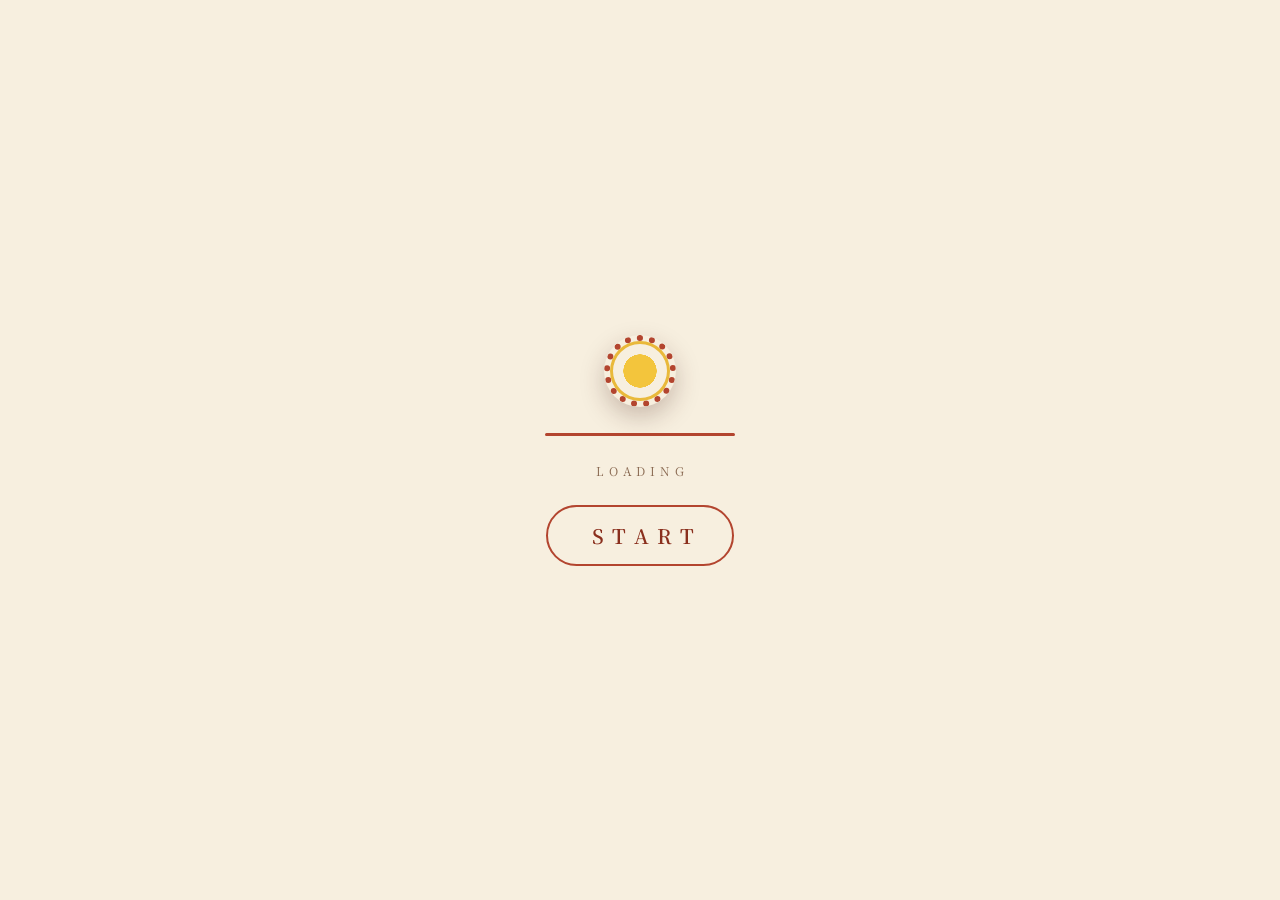
<file: index.html>
<!DOCTYPE html>
<html lang="zh-CN">
<head>
<meta charset="UTF-8">
<meta name="viewport" content="width=device-width, initial-scale=1.0">
<meta name="color-scheme" content="light">
<title>我的作品收藏馆</title>
<link rel="preconnect" href="https://fonts.googleapis.com">
<link rel="preconnect" href="https://fonts.gstatic.com" crossorigin>
<link href="https://fonts.googleapis.com/css2?family=Cormorant+Garamond:ital,wght@0,400;0,500;1,400&family=Noto+Serif+SC:wght@300;400;500;600&family=Noto+Sans+SC:wght@300;400&display=swap" rel="stylesheet">
<style>
/* ============================================================
   我的作品收藏馆 · 首屏
   左侧：帘幕贴纸上下撑满界面 + 赌桌物件贴纸拼贴
   右侧：主标题 / 副标题 / 按钮
   ============================================================ */
:root{
  --bg:#f7ebdf;
  --wine:#6b1a22;
  --ink:#2e2521;
  --ink-soft:#6b5d52;
  --olive:#4f5c46;
  --gold:#c3a06a;
  --gold-deep:#8d6733;
  --serif:"Noto Serif SC","Songti SC","STSong","SimSun",serif;
  --sans:"Noto Sans SC","PingFang SC","Microsoft YaHei",sans-serif;
  --ease:cubic-bezier(.22,.8,.28,1);
  --pad-x:clamp(20px,4.4vw,68px);
}
*{margin:0;padding:0;box-sizing:border-box}
html{scroll-behavior:smooth;overflow-x:hidden}
body{
  min-height:100svh;
  background:var(--bg);
  background-image:radial-gradient(120% 85% at 30% 0%,#fcf5ea 0%,rgba(252,245,234,0) 60%);
  color:var(--ink);
  font-family:var(--serif);
  -webkit-font-smoothing:antialiased;
  overflow-x:hidden;
}
button{font:inherit;color:inherit;border:none;background:none;cursor:pointer}
a{color:inherit;text-decoration:none}
::selection{background:rgba(107,26,34,.14)}

.page{
  position:relative;
  width:100%;min-height:100svh;
  display:flex;flex-direction:column;
  overflow:clip;
}

/* ---------- 导航（左上，浮于帘幕之上） ---------- */
.nav{
  position:absolute;top:clamp(14px,2.2vh,24px);left:var(--pad-x);z-index:30;
  display:flex;align-items:center;justify-content:flex-start;
  gap:clamp(20px,2.6vw,38px);
  padding:11px clamp(16px,1.6vw,24px);
  border-radius:999px;
  background:rgba(250,243,234,.88);
  border:1px solid rgba(195,160,106,.34);
  box-shadow:0 14px 30px -20px rgba(74,32,22,.55);
  backdrop-filter:blur(8px) saturate(1.04);
  animation:fadeDown 1s .2s var(--ease) both;
}
.nav .brand{
  font-size:clamp(.92rem,1.15vw,1rem);font-weight:500;
  letter-spacing:.22em;color:var(--wine);
  transition:opacity .4s;
}
.nav .brand:hover{opacity:.7}
.nav .link{
  position:relative;font-family:var(--sans);font-weight:300;
  font-size:clamp(.76rem,1vw,.85rem);letter-spacing:.24em;
  color:var(--ink-soft);padding:6px 0;transition:color .4s;
}
.nav .link::after{
  content:"";position:absolute;left:0;right:0;bottom:0;height:1px;
  background:var(--gold);transform:scaleX(0);transform-origin:right;
  transition:transform .5s var(--ease);
}
.nav .link:hover{color:var(--wine)}
.nav .link:hover::after{transform:scaleX(1);transform-origin:left}

/* ---------- 首屏：左贴纸场景 + 右文案 ---------- */
.hero{
  position:relative;z-index:2;
  flex:1;
  display:flex;
  align-items:stretch;
  gap:clamp(18px,2.6vw,52px);
  min-height:100svh;
}

/* 贴纸舞台：高度撑满界面，帘幕随之顶天立地 */
.stage-wrap{
  position:relative;
  flex:0 0 auto;
  height:100svh;
  aspect-ratio:620 / 608;
  animation:stageIn 1.4s .05s var(--ease) both;
}
.stage{
  position:relative;
  width:100%;height:100%;
}
/* 横向拉宽 1.2 倍的贴纸：以内容左缘为锚点向右延伸 */
.stk.sx{
  transform-origin:var(--ox,0%) 50%;
  transform:scaleX(1.2);
  animation-name:stkInX;
}
.stk.sx.no-lift:hover{transform:scaleX(1.2)}
.stk{
  position:absolute;
  display:block;
  height:auto;
  transform-origin:50% 100%;
  filter:drop-shadow(0 5px 7px rgba(72,30,22,.22)) drop-shadow(0 18px 26px rgba(72,30,22,.18));
  opacity:0;
  animation:stkIn .95s var(--ease) forwards;
  animation-delay:var(--d,0s);
  transition:transform .65s var(--ease),filter .65s var(--ease);
  will-change:transform;
}
.stk:hover{
  transform:translateY(-5px) rotate(.35deg);
  filter:drop-shadow(0 10px 12px rgba(72,30,22,.22)) drop-shadow(0 26px 34px rgba(72,30,22,.18));
}
.stk.no-lift:hover{transform:none}

/* 各贴纸位置（基于 620×608 舞台坐标，帘幕/赌桌自 x=0 完整露出）
   层序：帘幕 → 赌桌 → 花瓶 → 电话 → 酒瓶 → 筹码 → 酒杯 */
/* 帘幕右侧在透明门洞处裁断，避免拉宽后立柱碎片进入画面 */
.s-backdrop{left:-3.548%;top:-4.160%;width:182.13%;z-index:1;clip-path:inset(0 29.1% 0 0)}
.s-table   {left:-3.226%;top:61.680%;width:103.23%;z-index:2}
.s-vase    {left:20.000%;top:31.220%;width:28.60%;z-index:3;--d:.80s}
.s-phone   {left:0%;top:48.760%;width:33.40%;z-index:4;--d:1.04s}
.s-bottle  {left:75.400%;top:35.000%;width:9.58%; z-index:5;--d:1.24s}
.s-chips   {left:40.000%;top:46.770%;width:41.50%;z-index:6;--d:1.44s}
.s-glass   {left:84.900%;top:53.470%;width:8.62%; z-index:7;--d:1.64s}
.s-roses   {left:2.500%;top:72.000%;width:29.00%;z-index:8;rotate:-4deg;--d:2.04s}

/* ---------- 文案（右侧垂直居中） ---------- */
.intro{
  flex:1 1 auto;min-width:0;
  max-width:560px;
  align-self:center;
  padding-left:clamp(60px,8vw,130px);
  padding-right:clamp(8px,0.8vw,12px);
  padding-top:clamp(180px,26vh,300px);
  padding-bottom:clamp(10px,5vh,52px);
}
.intro h1{
  font-size:clamp(3rem,5.4vw,5.1rem);
  font-weight:600;
  letter-spacing:.08em;
  line-height:1.3;
  text-wrap:balance;
  background:linear-gradient(110deg,#5e1219 0%,#7d2129 52%,#94612c 128%);
  -webkit-background-clip:text;background-clip:text;
  color:transparent;
  animation:riseIn 1.1s 1.0s var(--ease) both;
}
.intro h1::after{
  content:"";display:block;width:114px;height:3px;margin-top:24px;
  background:linear-gradient(90deg,var(--gold) 0%,rgba(195,160,106,0) 100%);
}
.intro .sub{
  margin-top:clamp(14px,2.2vh,22px);
  font-family:var(--sans);font-weight:300;
  font-size:clamp(1.42rem,1.65vw,1.58rem);
  letter-spacing:.02em;line-height:1.9;
  color:var(--olive);
  animation:riseIn 1.1s 1.24s var(--ease) both;
}
.btn{
  position:relative;
  display:inline-flex;align-items:center;justify-content:center;
  margin-top:clamp(26px,4.2vh,42px);
  padding:16px clamp(30px,3.2vw,46px);
  border:1px solid var(--gold);
  border-radius:999px;
  color:var(--gold-deep);
  background:linear-gradient(180deg,rgba(255,252,246,.9),rgba(250,240,226,.4));
  box-shadow:0 12px 26px -16px rgba(141,103,51,.5), inset 0 0 0 1px rgba(255,255,255,.65);
  font-size:clamp(.88rem,1.05vw,.98rem);
  letter-spacing:.24em;text-indent:.24em;
  transition:transform .16s var(--ease),box-shadow .3s var(--ease),
             color .4s var(--ease),background-color .4s var(--ease),border-color .4s var(--ease);
  animation:riseIn 1.1s 1.48s var(--ease) both;
}
.btn::before{
  content:"";position:absolute;inset:4px;border-radius:999px;
  border:1px solid rgba(195,160,106,.42);pointer-events:none;
}
.btn:hover{
  color:#fff;border-color:var(--gold-deep);
  background:linear-gradient(180deg,#9a7038,#82602e);
  box-shadow:0 18px 34px -16px rgba(141,103,51,.65), inset 0 0 0 1px rgba(255,255,255,.28);
  transform:translateY(-3px);
}
.btn:hover::before{border-color:rgba(255,255,255,.5)}
.btn:active,.btn.is-pressed{
  transform:translateY(2px) scale(.94);
  color:#fff;border-color:#7a5828;
  background:linear-gradient(180deg,#82602e,#6e5226);
  box-shadow:inset 0 4px 12px rgba(50,26,8,.45), 0 4px 10px -6px rgba(141,103,51,.5);
}
.btn:active::before,.btn.is-pressed::before{border-color:rgba(255,255,255,.35)}
.btn:focus-visible{outline:2px solid var(--gold);outline-offset:4px}

/* ---------- 点击掉落筹码 ---------- */
.chip-layer{position:fixed;inset:0;z-index:60;pointer-events:none;overflow:hidden}
.chip{
  position:absolute;top:-56px;width:26px;height:26px;border-radius:50%;
  background:
    radial-gradient(closest-side,var(--c2) 0 55%,rgba(0,0,0,0) 56%),
    repeating-conic-gradient(var(--c1) 0 22deg,var(--c2) 22deg 45deg);
  box-shadow:0 6px 14px rgba(72,30,22,.3), inset 0 0 0 2px rgba(255,255,255,.22);
  opacity:0;
  animation:chipFall var(--t,1.5s) cubic-bezier(.42,.02,.72,.6) forwards;
  animation-delay:var(--dl,0s);
}
@keyframes chipFall{
  0%{opacity:0;transform:translate3d(0,0,0) rotate(0deg) scale(.5)}
  10%{opacity:1;transform:translate3d(0,7vh,0) rotate(40deg) scale(1)}
  86%{opacity:.95}
  100%{opacity:0;transform:translate3d(var(--dx,0px),114vh,0) rotate(var(--r,560deg)) scale(1)}
}

.hint{
  margin-top:15px;
  font-family:var(--sans);font-weight:300;
  font-size:.78rem;letter-spacing:.2em;color:var(--ink-soft);
  opacity:0;transform:translateY(-4px);
  transition:opacity .6s var(--ease),transform .6s var(--ease);
}
.hint.show{opacity:.85;transform:none}

/* ---------- 页面装饰贴纸：右上吊灯 / 右下花台（切一半） ---------- */
.deco{
  position:absolute;z-index:3;pointer-events:none;
  filter:drop-shadow(0 8px 14px rgba(72,30,22,.2)) drop-shadow(0 24px 30px rgba(72,30,22,.14));
}
.deco-chandelier{
  top:clamp(-96px,-10vh,-48px);
  right:clamp(24px,3.4vw,56px);
  width:clamp(400px,31vw,470px);
  transform:scaleX(1.2);transform-origin:50% 0;
  animation:lampIn 1.3s .6s var(--ease) both;
}
/* 音效开启提示 */
.sfx-hint{
  position:fixed;right:clamp(16px,2vw,28px);top:clamp(64px,8vh,90px);z-index:80;
  background:rgba(51,20,14,.92);color:#f6ead7;
  font-size:13px;letter-spacing:.05em;
  padding:9px 16px;border-radius:999px;
  box-shadow:0 6px 18px rgba(51,20,14,.35);
  opacity:0;transform:translateY(-8px);
  transition:opacity .35s ease,transform .35s ease;
  pointer-events:none;
}
.sfx-hint.show{opacity:1;transform:translateY(0)}

/* ---------- 加载页 ---------- */
#loader{
  position:fixed;inset:0;z-index:100;
  background:#f7efdf;
  display:flex;flex-direction:column;align-items:center;justify-content:center;
  gap:26px;
  transition:opacity .6s ease,visibility .6s ease;
}
#loader.bye{opacity:0;visibility:hidden;pointer-events:none}
.ld-chip{
  width:72px;height:72px;border-radius:50%;
  border:6px dotted #b3452f;
  background:radial-gradient(closest-side,#f3c53c 0 55%,rgba(0,0,0,0) 56%);
  box-shadow:0 10px 24px rgba(72,30,22,.25), inset 0 0 0 3px #e9b93a;
  animation:ldSpin 1.4s linear infinite;
}
@keyframes ldSpin{to{transform:rotate(360deg)}}
.ld-bar{width:190px;height:3px;border-radius:99px;background:rgba(72,30,22,.14);overflow:hidden}
.ld-bar i{display:block;height:100%;width:0;background:#b3452f;transition:width .25s ease}
.ld-txt{font-size:12px;letter-spacing:.4em;color:#8a6a52;text-transform:uppercase;padding-left:.4em}
.ld-start{
  appearance:none;border:2px solid #b3452f;background:transparent;color:#8a2f1d;
  font-size:20px;font-weight:600;letter-spacing:.42em;padding:14px 30px 14px 44px;
  border-radius:999px;cursor:pointer;font-family:inherit;
  opacity:0;transform:translateY(10px);pointer-events:none;
  transition:opacity .45s ease,transform .45s ease,background .3s ease,color .3s ease;
}
.ld-start:hover{background:#b3452f;color:#f7efdf}
#loader.done .ld-start{opacity:1;transform:none;pointer-events:auto;animation:ldPulse 1.8s ease-in-out infinite}
@keyframes ldPulse{0%,100%{box-shadow:0 0 0 0 rgba(179,69,47,.30)}50%{box-shadow:0 0 0 14px rgba(179,69,47,0)}}
#loader.done .ld-chip{animation-play-state:paused}

/* 开场动画统一由 START 点击启动：之前不应用动画（元素隐藏在不透明加载页后面） */
body:not(.go) .stage-wrap,
body:not(.go) .nav .brand,
body:not(.go) .stk,
body:not(.go) .intro h1,
body:not(.go) .intro h1::after,
body:not(.go) .btn,
body:not(.go) .deco-chandelier,
body:not(.go) .deco-planter{animation:none}
.deco-planter{
  z-index:1;
  bottom:clamp(-400px,-34vh,-180px);
  right:clamp(-230px,-8.5vw,-90px);
  width:clamp(240px,21.75vw,320px);
  animation:riseIn 1.3s .84s var(--ease) both;
}

/* ---------- 猫猫币掉落动画 ---------- */
.catcoin{
  position:fixed;z-index:60;left:0;top:0;
  width:clamp(36px,3.1vw,52px);
  pointer-events:none;
  filter:url(#coinEdge) drop-shadow(0 10px 16px rgba(72,30,22,.30));
  will-change:transform,opacity;
}
#coinPathSvg{
  position:absolute;inset:0;width:100%;height:100%;
  pointer-events:none;z-index:59;
}

/* 超宽屏：文案列靠左，花台可以少裁一些 */
@media (min-width:1700px){
  .intro{max-width:700px;padding-left:clamp(130px,10vw,200px)}
  .deco-planter{right:clamp(-90px,-3.4vw,-40px)}
}

/* ---------- 动效 ---------- */
@keyframes stageIn{from{opacity:0;transform:translateY(20px) scale(.985)}to{opacity:1;transform:none}}
@keyframes stkIn{from{opacity:0;transform:translateY(16px) scale(.975)}to{opacity:1;transform:none}}
@keyframes stkInX{from{opacity:0;transform:scaleX(1.2) translateY(16px) scale(.975)}to{opacity:1;transform:scaleX(1.2)}}
@keyframes riseIn{from{opacity:0;transform:translateY(18px)}to{opacity:1;transform:none}}
@keyframes fadeDown{from{opacity:0;transform:translateY(-10px)}to{opacity:1;transform:none}}
@keyframes lampIn{from{opacity:0;transform:translateY(-10px) scaleX(1.2)}to{opacity:1;transform:scaleX(1.2)}}

/* ---------- 响应式 ---------- */
@media (max-width:1200px), (max-aspect-ratio: 14/10){
  .hero{flex-direction:column;align-items:center;min-height:0;gap:clamp(14px,3vh,34px);padding-bottom:clamp(20px,4vh,40px)}
  .nav{position:static;width:fit-content;margin:16px var(--pad-x) 4px auto}
  .stage-wrap{height:auto;width:min(680px,100%);align-self:flex-start}
  .intro{max-width:600px;text-align:center;padding:0 20px}
  .intro h1{font-size:clamp(2.2rem,7vw,3.2rem);letter-spacing:.1em}
  .intro h1 br{display:none}
  .intro h1::after{margin-inline:auto}
  .intro .sub{letter-spacing:.14em}
  .deco{display:none}
}
@media (max-width:560px){
  .nav{gap:18px;margin:14px 18px 2px auto;padding:9px 16px}
  .nav .link{letter-spacing:.16em}
  .btn{padding:13px 26px;font-size:.8rem;width:100%;max-width:280px}
}
@media (prefers-reduced-motion:reduce){
  *,*::before,*::after{animation-duration:.01ms!important;animation-iteration-count:1!important;transition-duration:.2s!important}
  .stk{opacity:1}
  .chip{display:none}
}
</style>
</head>
<body>
<div id="loader">
  <div class="ld-chip"></div>
  <div class="ld-bar"><i id="ldFill"></i></div>
  <div class="ld-txt">Loading</div>
  <button class="ld-start" id="startBtn" type="button">START</button>
</div>
<div class="page">

  <header class="nav">
    <a class="brand" href="#top">作品收藏馆</a>
    <a class="link" href="#projects">项目</a>
    <a class="link" href="#about">关于</a>
    <a class="link" href="#contact">联系</a>
  </header>

  <main class="hero" id="top">
    <div class="stage-wrap">
      <div class="stage" role="img" aria-label="美式复古筹码收藏馆贴纸拼贴：酒红帘幕与雕花拱门撑满画面，绒面赌桌上有玫瑰花瓶、复古转轮电话、多色筹码堆、红酒瓶与酒杯，桌面散着玫瑰">
        <img class="stk s-backdrop no-lift sx" style="--ox:1.95%" src="assets/pieces/backdrop-sticker.png" alt="" draggable="false">
        <img class="stk s-table no-lift sx" style="--ox:3.13%" src="assets/pieces/table-sticker.png" alt="" draggable="false">
        <img class="stk s-vase" src="assets/pieces/vase-sticker.png" alt="" draggable="false">
        <img class="stk s-phone" src="assets/pieces/phone-sticker.png" alt="" draggable="false">
        <img class="stk s-bottle" src="assets/pieces/bottle-sticker.png" alt="" draggable="false">
        <img class="stk s-chips" src="assets/pieces/chips-sticker.png" alt="" draggable="false">
        <img class="stk s-glass" src="assets/pieces/glass-sticker.png" alt="" draggable="false">
        <img class="stk s-roses" src="assets/pieces/roses-sticker.png" alt="" draggable="false">
      </div>
    </div>

    <section class="intro" id="projects">
      <h1>我的作品<br>收藏馆</h1>
      <p class="sub">每一枚筹码，记录一个设计项目</p>
      <button class="btn" id="enterBtn" type="button">进入作品收藏馆</button>
      <p class="hint" id="hint" aria-live="polite">画廊正在筹备中 · 敬请期待</p>
    </section>
  </main>

  <img class="deco deco-chandelier" src="assets/pieces/chandelier-sticker.png" alt="" draggable="false">
  <img class="deco deco-planter" src="assets/pieces/planter-sticker.png" alt="" draggable="false">
  <img id="catCoin" class="catcoin" src="assets/pieces/coin-front.png" alt="" draggable="false" hidden>
  <svg id="coinPathSvg" aria-hidden="true" focusable="false"></svg>
  <svg width="0" height="0" style="position:absolute" aria-hidden="true" focusable="false">
    <filter id="coinEdge" x="-30%" y="-30%" width="160%" height="160%">
      <feMorphology in="SourceAlpha" operator="dilate" radius="4" result="edge"/>
      <feFlood flood-color="#fbf4e6" result="color"/>
      <feComposite in="color" in2="edge" operator="in" result="outline"/>
      <feMerge>
        <feMergeNode in="outline"/>
        <feMergeNode in="SourceGraphic"/>
      </feMerge>
    </filter>
  </svg>

</div>

<script src="assets/vendor/gsap.min.js"></script>
<script src="assets/vendor/MotionPathPlugin.min.js"></script>
<script src="assets/vendor/CustomEase.min.js"></script>
<script>
(function(){
  var btn = document.getElementById('enterBtn');
  var hint = document.getElementById('hint');

  var layer = document.createElement('div');
  layer.className = 'chip-layer';
  layer.setAttribute('aria-hidden','true');
  document.body.appendChild(layer);

  var palette = [
    ['#8d2830','#f4e6cf'],
    ['#33506e','#f4e6cf'],
    ['#415c46','#f4e6cf'],
    ['#b9955c','#fbf3e4']
  ];

  function dropChips(){
    for (var i = 0; i < 16; i++){
      var c = document.createElement('span');
      c.className = 'chip';
      var p = palette[i % palette.length];
      var size = 15 + Math.random() * 22;
      c.style.setProperty('--c1', p[0]);
      c.style.setProperty('--c2', p[1]);
      c.style.width = size.toFixed(0) + 'px';
      c.style.height = size.toFixed(0) + 'px';
      c.style.left = (2 + Math.random() * 94).toFixed(1) + 'vw';
      c.style.setProperty('--t', (1.2 + Math.random() * 1.2).toFixed(2) + 's');
      c.style.setProperty('--r', (380 + Math.random() * 560).toFixed(0) + 'deg');
      c.style.setProperty('--dx', (Math.random() * 160 - 80).toFixed(0) + 'px');
      c.style.setProperty('--dl', (Math.random() * .3).toFixed(2) + 's');
      layer.appendChild(c);
      (function(el){ setTimeout(function(){ el.remove(); }, 3200); })(c);
    }
  }

  /* ---------- 猫猫币 GSAP 路径动画：吊灯上方入场 → 砸灯底 → 向左半弧 → 垂直落桌右缘 → 沿桌沿弧线滑到中间边缘 → 掉下桌子（单次播放） ---------- */
  var coin = document.getElementById('catCoin');
  var lamp = document.querySelector('.deco-chandelier');
  var tableImg = document.querySelector('.s-table');
  var intro = document.querySelector('.intro');

  function rect(el){ return el ? el.getBoundingClientRect() : null; }

  var pathSvg = document.getElementById('coinPathSvg');
  var title = document.querySelector('.intro h1');
  var chips = document.querySelector('.s-chips');
  var coinTl = null, spinTweens = [];
  var coinDropX = .52;                                 /* 硬币最后掉下桌子的 X（视口宽比例），传给目录页 */
  var pathFracs = {lamp:.2, apex:.32, land:.56};

  function buildPath(){
    var l = rect(lamp), s = rect(tableImg), c = rect(chips);
    if (!l || !s || !c){ return false; }
    var W = coin.offsetWidth || 45;

    var p0x = l.left + l.width * .55,  p0y = -70;                    /* 吊灯上方入场 */
    var p1x = p0x,                     p1y = l.bottom - W * .3;      /* 砸到灯底 */
    var p2x = s.left + s.width * .84,  p2y = p1y - W * 3.2;          /* 半弧顶：明显跃起，弧顶在落点正上方 */
    var p3x = p2x,                     p3y = s.top + s.height * .30; /* 垂直落到桌面右缘 */
    var p4x = p3x + (s.left + s.width * .68 - p3x) * .5,             /* 沿桌沿弧线：贴边下沉 */
          p4y = p3y + (s.top + s.height * .34 - p3y) * .5 + W * .9;
    var p5x = s.left + s.width * .52,  p5y = s.top + s.height * .34; /* 桌子中间边缘 */
    var p6y = window.innerHeight + W * 2;                            /* 掉下桌子 */

    var d = 'M' + p0x + ',' + p0y +
            ' C' + p0x + ',' + (p0y + (p1y - p0y) * .55) + ' ' + p1x + ',' + (p1y - 90) + ' ' + p1x + ',' + p1y +
            ' C' + (p1x - W * 3.2) + ',' + (p1y - 30) + ' ' + (p2x + 70) + ',' + (p2y - 20) + ' ' + p2x + ',' + p2y +
            ' C' + p2x + ',' + (p2y + (p3y - p2y) * .45) + ' ' + p3x + ',' + (p3y - (p3y - p2y) * .45) + ' ' + p3x + ',' + p3y +
            ' C' + (p3x - 70) + ',' + (p3y + 45) + ' ' + (p4x + 90) + ',' + (p4y - 25) + ' ' + p4x + ',' + p4y +
            ' C' + (p4x - 85) + ',' + (p4y + 28) + ' ' + (p5x + 65) + ',' + (p5y - 12) + ' ' + p5x + ',' + p5y +
            ' C' + p5x + ',' + (p5y + 140) + ' ' + p5x + ',' + (p6y - 140) + ' ' + p5x + ',' + p6y;

    pathSvg.setAttribute('width', document.documentElement.clientWidth);
    pathSvg.setAttribute('height', document.documentElement.clientHeight);
    pathSvg.innerHTML = '<path id="coinPath" d="' + d + '" fill="none" stroke="none"/>';
    coinDropX = p5x / document.documentElement.clientWidth;

    /* 采样定位半弧顶与落桌点在路径长度上的比例，供分段慢放 */
    var pathEl = document.getElementById('coinPath');
    var L = pathEl.getTotalLength();
    function fracAt(x, y){
      var best = 0, bd = 1e18;
      for (var i = 0; i <= 240; i++){
        var pt = pathEl.getPointAtLength(L * i / 240);
        var dx = pt.x - x, dy = pt.y - y, dd = dx * dx + dy * dy;
        if (dd < bd){ bd = dd; best = i / 240; }
      }
      return best;
    }
    pathFracs.lamp = fracAt(p1x, p1y);
    pathFracs.apex = fracAt(p2x, p2y);
    pathFracs.land = fracAt(p3x, p3y);
    return true;
  }

  /* ---------- 音效：Web Audio 实时合成（无音频文件），随动画各阶段触发 ---------- */
  var audioCtx = null, sfxOut = null;
  function sfxCtx(){
    try{
      var AC = window.AudioContext || window.webkitAudioContext;
      if (!AC){ return null; }
      if (!audioCtx){
        audioCtx = new AC();
        sfxOut = audioCtx.createGain();
        sfxOut.gain.value = 1.4;
        sfxOut.connect(audioCtx.destination);
      }
      if (audioCtx.state === 'suspended'){ audioCtx.resume(); }
      return audioCtx;
    }catch(e){ return null; }
  }
  function noiseBuf(ctx, sec){
    var len = Math.max(1, Math.floor(ctx.sampleRate * sec));
    var b = ctx.createBuffer(1, len, ctx.sampleRate), d = b.getChannelData(0);
    for (var i = 0; i < len; i++){ d[i] = Math.random() * 2 - 1; }
    return b;
  }
  function whoosh(ctx, t0, dur, f1, f2, vol){
    var src = ctx.createBufferSource(); src.buffer = noiseBuf(ctx, dur + .05);
    var bp = ctx.createBiquadFilter(); bp.type = 'bandpass'; bp.Q.value = 1.1;
    bp.frequency.setValueAtTime(f1, t0);
    bp.frequency.exponentialRampToValueAtTime(f2, t0 + dur);
    var g = ctx.createGain();
    g.gain.setValueAtTime(.0001, t0);
    g.gain.exponentialRampToValueAtTime(vol, t0 + dur * .3);
    g.gain.exponentialRampToValueAtTime(.0001, t0 + dur);
    src.connect(bp); bp.connect(g); g.connect(sfxOut || ctx.destination);
    src.start(t0); src.stop(t0 + dur + .05);
  }
  function clang(ctx, t0, base, vol){
    [1, 1.62, 2.47, 3.01].forEach(function(m, i){
      var o = ctx.createOscillator(); o.type = 'sine';
      o.frequency.value = base * m * (1 + Math.random() * .012);
      var g = ctx.createGain();
      g.gain.setValueAtTime(vol / (i + 1.5), t0);
      g.gain.exponentialRampToValueAtTime(.0001, t0 + .55 - i * .08);
      o.connect(g); g.connect(sfxOut || ctx.destination);
      o.start(t0); o.stop(t0 + .6);
    });
    var src = ctx.createBufferSource(); src.buffer = noiseBuf(ctx, .08);
    var lp = ctx.createBiquadFilter(); lp.type = 'lowpass'; lp.frequency.value = 900;
    var g2 = ctx.createGain();
    g2.gain.setValueAtTime(vol * 1.2, t0);
    g2.gain.exponentialRampToValueAtTime(.0001, t0 + .09);
    src.connect(lp); lp.connect(g2); g2.connect(sfxOut || ctx.destination);
    src.start(t0);
  }
  function clink(ctx, t0, vol){
    [[2100, 0], [2750, .05], [3300, .11]].forEach(function(p){
      var o = ctx.createOscillator(); o.type = 'triangle'; o.frequency.value = p[0];
      var g = ctx.createGain();
      g.gain.setValueAtTime(.0001, t0 + p[1]);
      g.gain.exponentialRampToValueAtTime(vol, t0 + p[1] + .012);
      g.gain.exponentialRampToValueAtTime(.0001, t0 + p[1] + .18);
      o.connect(g); g.connect(sfxOut || ctx.destination);
      o.start(t0 + p[1]); o.stop(t0 + p[1] + .2);
    });
  }
  function slideNoise(ctx, t0, dur, vol){
    var src = ctx.createBufferSource(); src.buffer = noiseBuf(ctx, dur);
    var bp = ctx.createBiquadFilter(); bp.type = 'bandpass'; bp.frequency.value = 2600; bp.Q.value = .8;
    var g = ctx.createGain();
    g.gain.setValueAtTime(.0001, t0);
    g.gain.linearRampToValueAtTime(vol, t0 + dur * .2);
    g.gain.linearRampToValueAtTime(.0001, t0 + dur);
    src.connect(bp); bp.connect(g); g.connect(sfxOut || ctx.destination);
    src.start(t0);
  }
  function playCoinSfx(){
    var ctx = sfxCtx(); if (!ctx){ return; }
    var t = ctx.currentTime + .02;
    whoosh(ctx, t,       .22, 1800, 500,  .10);  /* 坠落 */
    clang(ctx,  t + .20, 620,  .15);             /* 砸灯金属撞击 */
    whoosh(ctx, t + .25, .60, 500, 1500, .05);   /* 跃起半弧 */
    whoosh(ctx, t + .90, .85, 900, 280,  .07);   /* 加速下落 */
    clink(ctx,  t + 1.80, .12);                  /* 落桌筹码声 */
    clang(ctx,  t + 1.80, 880, .05);             /* 落桌轻金属 */
    slideNoise(ctx, t + 1.85, 1.15, .04);        /* 沿桌沿滑行 */
    whoosh(ctx, t + 3.00, .95, 600, 200, .07);   /* 掉下桌子 */
  }

  /* ---------- 入场音效：页面打开时按各元素出现顺序依次轻响 ---------- */
  function stickerSlap(ctx, t0, base, vol){   /* 贴纸拍上：撕擦 + 拍击 + 高频贴点 */
    var out = sfxOut || ctx.destination;
    var src = ctx.createBufferSource(); src.buffer = noiseBuf(ctx, .10);
    var bp = ctx.createBiquadFilter(); bp.type = 'bandpass'; bp.Q.value = 1.4;
    bp.frequency.setValueAtTime(base * 6, t0);
    bp.frequency.exponentialRampToValueAtTime(base * 1.8, t0 + .09);
    var g = ctx.createGain();
    g.gain.setValueAtTime(.0001, t0);
    g.gain.exponentialRampToValueAtTime(vol * .9, t0 + .02);
    g.gain.exponentialRampToValueAtTime(.0001, t0 + .11);
    src.connect(bp); bp.connect(g); g.connect(out); src.start(t0); src.stop(t0 + .12);

    var o = ctx.createOscillator(); o.type = 'sine';
    o.frequency.setValueAtTime(base, t0 + .02);
    o.frequency.exponentialRampToValueAtTime(base * .3, t0 + .12);
    var g2 = ctx.createGain();
    g2.gain.setValueAtTime(vol, t0 + .02);
    g2.gain.exponentialRampToValueAtTime(.0001, t0 + .15);
    o.connect(g2); g2.connect(out); o.start(t0 + .02); o.stop(t0 + .17);

    var hp = ctx.createBufferSource(); hp.buffer = noiseBuf(ctx, .03);
    var hbp = ctx.createBiquadFilter(); hbp.type = 'highpass'; hbp.frequency.value = 4000;
    var g3 = ctx.createGain();
    g3.gain.setValueAtTime(vol * .8, t0 + .02);
    g3.gain.exponentialRampToValueAtTime(.0001, t0 + .05);
    hp.connect(hbp); hbp.connect(g3); g3.connect(out); hp.start(t0 + .02);
  }
  function pop(ctx, t0, f, vol){        /* 短促弹出（文字用） */
    var o = ctx.createOscillator(); o.type = 'sine';
    o.frequency.setValueAtTime(f * 1.5, t0);
    o.frequency.exponentialRampToValueAtTime(f, t0 + .09);
    var g = ctx.createGain();
    g.gain.setValueAtTime(.0001, t0);
    g.gain.exponentialRampToValueAtTime(vol, t0 + .015);
    g.gain.exponentialRampToValueAtTime(.0001, t0 + .16);
    o.connect(g); g.connect(sfxOut || ctx.destination); o.start(t0); o.stop(t0 + .18);
  }
  function pluck(ctx, t0, f, vol){      /* 木琴式轻拨（文字用） */
    var o = ctx.createOscillator(); o.type = 'triangle'; o.frequency.value = f;
    var g = ctx.createGain();
    g.gain.setValueAtTime(.0001, t0);
    g.gain.exponentialRampToValueAtTime(vol, t0 + .012);
    g.gain.exponentialRampToValueAtTime(.0001, t0 + .35);
    o.connect(g); g.connect(sfxOut || ctx.destination); o.start(t0); o.stop(t0 + .4);
  }
  var entrancePlayed = false;
  var sfxHint = null;
  function showSfxHint(){
    if (entrancePlayed || sfxHint){ return; }
    sfxHint = document.createElement('div');
    sfxHint.className = 'sfx-hint';
    sfxHint.textContent = '🔇 点击页面任意位置开启音效';
    document.body.appendChild(sfxHint);
    setTimeout(function(){ if (sfxHint){ sfxHint.classList.add('show'); } }, 10);
  }
  function hideSfxHint(){
    if (sfxHint){
      var h = sfxHint; sfxHint = null;
      h.classList.remove('show');
      setTimeout(function(){ if (h.parentNode){ h.parentNode.removeChild(h); } }, 400);
    }
  }
  function playEntranceSfx(){
    if (entrancePlayed){ return; }
    var ctx = sfxCtx();
    if (!ctx){ return; }
    if (ctx.state !== 'running'){
      /* 浏览器拦截自动播放：音频上下文恢复完成后立刻补播整段入场音效 */
      if (ctx.resume){
        try{ ctx.resume().then(function(){ playEntranceSfx(); }, function(){}); }catch(e){}
      }
      return;
    }
    entrancePlayed = true;
    hideSfxHint();
    var t = ctx.currentTime + .05;
    whoosh(ctx, t,       1.30, 700, 260,  .09);   /* 帘幕铺开（0.05s） */
    stickerSlap(ctx, t + .60, 320, .30);          /* 吊灯贴上（0.60s） */
    stickerSlap(ctx, t + .80, 300, .32);          /* 花瓶贴上（0.80s） */
    pluck(ctx,  t + 1.00, 523, .12);              /* 标题浮现（1.00s） */
    stickerSlap(ctx, t + 1.04, 260, .30);         /* 电话贴上（1.04s） */
    stickerSlap(ctx, t + 1.24, 340, .30);         /* 酒瓶贴上（1.24s） */
    pluck(ctx,  t + 1.24, 659, .12);              /* 副标题（1.24s） */
    pop(ctx,    t + 1.48, 760, .10);              /* 按钮出现（1.48s） */
    stickerSlap(ctx, t + 1.44, 280, .34);         /* 筹码贴上（1.44s） */
    stickerSlap(ctx, t + 1.56, 280, .22);         /* 筹码回弹 */
    stickerSlap(ctx, t + 1.64, 360, .30);         /* 酒杯贴上（1.64s） */
    stickerSlap(ctx, t + 2.04, 240, .32);         /* 玫瑰贴上（2.04s） */
  }
  /* 入场音效统一由 START 点击启动，避免在加载页误触发导致音画错位 */

  /* ---------- 加载页：进度完成后出现 START，点击同时启动开场动画与音效 ---------- */
  var loader = document.getElementById('loader');
  var startBtn = document.getElementById('startBtn');
  if (loader && startBtn){
    var ldFill = document.getElementById('ldFill'), ldP = 0;
    var ldTimer = setInterval(function(){
      ldP = Math.min(100, ldP + Math.random() * 22 + 8);
      if (ldFill){ ldFill.style.width = ldP + '%'; }
      if (ldP >= 100){
        clearInterval(ldTimer);
        setTimeout(function(){ loader.classList.add('done'); }, 250);
      }
    }, 140);
    startBtn.addEventListener('click', function(){
      var launch = function(){
        playEntranceSfx();                    /* 音频已就绪，此刻排程开场音效 */
        document.body.classList.add('go');    /* 画面与声音同帧启动 */
        /* 强制重启全部入场动画，确保从头播放 */
        try{
          document.querySelectorAll('.stage-wrap,.nav .brand,.stk,.intro h1,.btn,.deco-chandelier,.deco-planter').forEach(function(el){
            el.style.animation = 'none';
            void el.offsetWidth;
            el.style.animation = '';
          });
        }catch(e){}
        loader.classList.add('bye');
        setTimeout(function(){ if (loader.parentNode){ loader.parentNode.removeChild(loader); } }, 700);
      };
      var ctx = sfxCtx();
      if (ctx && ctx.state !== 'running' && ctx.resume){
        /* 等音频上下文就绪后再启动画面，保证音画同帧 */
        try{ ctx.resume().then(launch, launch); }catch(e){ launch(); }
      }else{
        launch();
      }
    });
    /* 调试：?autostart 自动点击 START（无用户手势，仅验证视觉流程） */
    if (location.search.indexOf('autostart') > -1){
      setTimeout(function(){ startBtn.click(); }, 1800);
    }
  }

  function startCoinLoop(){
    if (!window.gsap || !window.MotionPathPlugin){ hint.classList.add('show'); return; }
    gsap.registerPlugin(MotionPathPlugin);
    if (window.CustomEase){ gsap.registerPlugin(CustomEase); }
    if (coinTl){ coinTl.kill(); coinTl = null; }
    if (!buildPath()){ return; }

    coin.hidden = false;
    coin.src = 'assets/pieces/coin-front.png';
    hint.classList.add('show');

    /* 释放灯的 CSS 入场动画，改由 GSAP 接管摆动（保持横向 1.2 倍） */
    lamp.style.animation = 'none';
    lamp.style.transform = 'scaleX(1.2)';

    /* 单次播放：坠落→弧顶→落桌合并为一段速度连续的运动（弧顶减速但不停车，随后持续加速落桌） */
    /* 按实测路径比例分三段：快速坠落(→灯) → 减速跃弧(→弧顶) → 陡加速坠落到桌右缘；跃弧段加快 */
    var lF = pathFracs.lamp, aLen = pathFracs.apex, lT = .11, aT = .50;
    if (window.CustomEase){
      CustomEase.create('coinFall',
        'M0,0 C' + (lT * .4).toFixed(3) + ',' + (lF * .7).toFixed(3) + ' ' + (lT * .85).toFixed(3) + ',' + (lF * .94).toFixed(3) + ' ' + lT.toFixed(3) + ',' + lF.toFixed(3) +
        ' C' + (lT + (aT - lT) * .35).toFixed(3) + ',' + (lF + (aLen - lF) * .35).toFixed(3) + ' ' + (aT - .09).toFixed(3) + ',' + (aLen - .08).toFixed(3) + ' ' + aT.toFixed(3) + ',' + aLen.toFixed(3) +
        ' C' + (aT + .10).toFixed(3) + ',' + (aLen + .09).toFixed(3) + ' 0.92,0.86 1,1');
    }
    var fallEase = window.CustomEase ? 'coinFall' : 'power2.inOut';

    coinTl = gsap.timeline()
      .fromTo(coin, {opacity:0}, {opacity:1, duration:.3}, 0)
      .to(coin, {motionPath:{path:'#coinPath', align:'#coinPath', alignOrigin:[.5,.5], start:0,             end:pathFracs.land, autoRotate:false}, duration:1.8, ease:fallEase}, 0)
      .to(coin, {motionPath:{path:'#coinPath', align:'#coinPath', alignOrigin:[.5,.5], start:pathFracs.land, end:1,             autoRotate:false}, duration:1.2, ease:'power1.inOut'}, 1.8)
      .to(coin, {y:'+=' + (window.innerHeight * .6), duration:1.0, ease:'power2.in'}, 3.0)
      .to(coin, {opacity:0, duration:.3}, 3.85);

    /* 砸灯摆动：与最初版本同参数，9 → -8 → 5 → -3 → 0，1.6 秒衰减 */
    gsap.to(lamp, {
      keyframes:[
        {rotation:9,  duration:.352},
        {rotation:-8, duration:.368},
        {rotation:5,  duration:.336},
        {rotation:-3, duration:.304},
        {rotation:0,  duration:.24}
      ],
      ease:'power1.inOut', delay:.2
    });

    /* 全程平面自转：Z 轴 2.8 秒一圈，独立于路径持续进行 */
    spinTweens.forEach(function(t){ t.kill(); });
    spinTweens = [
      gsap.to(coin, {rotationZ:360, duration:2.8, ease:'none', repeat:-1})
    ];

    playCoinSfx();

    /* 硬币动画播完：接到第二个网页（目录页），带上掉落 X，让硬币在那里从相同位置继续掉落 */
    coinTl.eventCallback('onComplete', function(){
      if (location.search.indexOf('nonav') > -1) return;
      setTimeout(function(){
        window.location.href = 'catalog.html?drop=1&x=' + coinDropX.toFixed(3);
      }, 280);
    });
  }

  btn.addEventListener('click', startCoinLoop);

  /* 调试：?autocoin 自动播放；&pause=N 定格在第 N 秒 */
  if (location.search.indexOf('autocoin') > -1){
    setTimeout(function(){
      startCoinLoop();
      var m = location.search.match(/pause=([\d.]+)/);
      if (coinTl && m){ coinTl.pause(+m[1]); }
    }, 600);
  }
})();
</script>
</body>
</html>
</file>
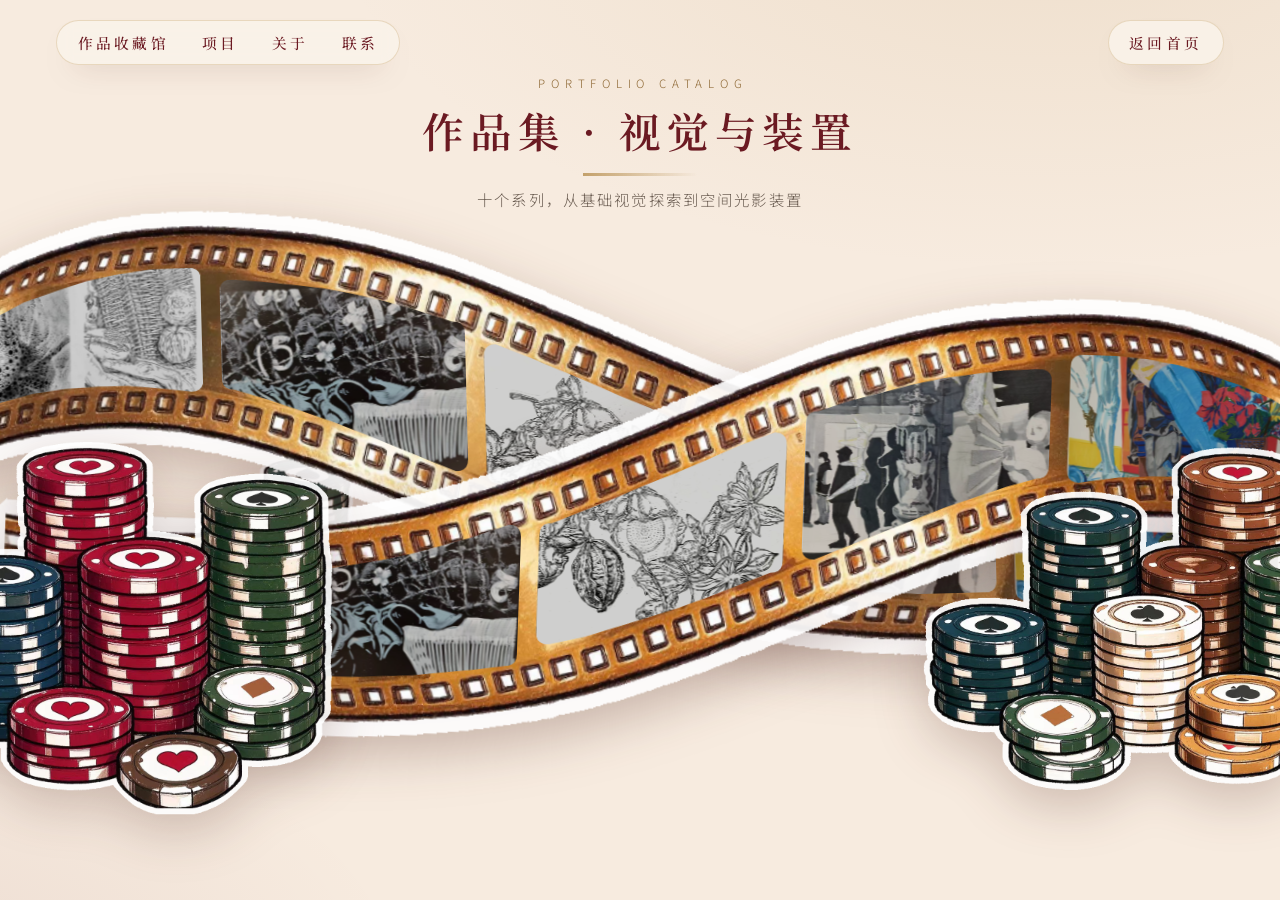
<file: catalog.html>
<!DOCTYPE html>
<html lang="zh-CN">
<head>
<meta charset="UTF-8">
<meta name="viewport" content="width=device-width, initial-scale=1.0">
<meta name="color-scheme" content="light">
<title>作品集 · 视觉与装置</title>
<link rel="preconnect" href="https://fonts.googleapis.com">
<link rel="preconnect" href="https://fonts.gstatic.com" crossorigin>
<link href="https://fonts.googleapis.com/css2?family=Cormorant+Garamond:ital,wght@0,400;0,500;1,400&family=Noto+Serif+SC:wght@300;400;500;600&family=Noto+Sans+SC:wght@300;400&display=swap" rel="stylesheet">
<style>
/* ============================================================
   作品集 · 视觉与装置（单屏定格）
   画面中心：图片拼贴打底 + 波浪金胶片 A/B 前后重叠
   左右贴边大筹码置顶；页面锁定不可滚动
   ============================================================ */
:root{
  --bg:#f7ebdf;
  --wine:#6b1a22;
  --ink:#2e2521;
  --ink-soft:#6b5d52;
  --olive:#4f5c46;
  --gold:#c3a06a;
  --gold-deep:#8d6733;
  --card:#fbf3e4;
  --line:rgba(195,160,106,.34);
  --serif:"Noto Serif SC","Songti SC","STSong","SimSun",serif;
  --sans:"Noto Sans SC","PingFang SC","Microsoft YaHei",sans-serif;
  --ease:cubic-bezier(.22,.8,.28,1);
  --pad-x:clamp(20px,4.4vw,68px);
}
*{margin:0;padding:0;box-sizing:border-box}
html,body{overflow:hidden}            /* 网页锁定：上下不可滚动 */
body{
  height:100svh;
  position:relative;
  background:
    radial-gradient(1200px 600px at 82% -10%, rgba(195,160,106,.16), transparent 60%),
    radial-gradient(900px 500px at -10% 110%, rgba(94,18,25,.07), transparent 60%),
    var(--bg);
  color:var(--ink);
  font-family:var(--serif);
  -webkit-font-smoothing:antialiased;
}
a{color:inherit;text-decoration:none}
img{display:block}
::selection{background:rgba(107,26,34,.14)}

/* ---------- 导航（与首页同款：左上胶囊 + 右上返回） ---------- */
.nav{
  position:absolute;top:clamp(14px,2.2vh,24px);left:var(--pad-x);
  z-index:6;
  display:flex;align-items:center;justify-content:flex-start;
  gap:clamp(20px,2.6vw,38px);
  padding:11px clamp(16px,1.6vw,24px);
  border-radius:999px;
  background:rgba(250,243,234,.88);
  border:1px solid var(--line);
  box-shadow:0 14px 30px -20px rgba(74,32,22,.55);
  backdrop-filter:blur(8px) saturate(1.04);
  animation:fadeDown 1s .1s var(--ease) both;
}
.nav.nav-back{
  left:auto;right:var(--pad-x);
  animation-delay:.22s;
}
.nav a{
  font-weight:500;font-size:.92rem;letter-spacing:.22em;
  color:var(--wine);transition:opacity .4s;
}
.nav a:hover{opacity:.7}

/* ---------- 标题 ---------- */
.head{
  position:absolute;top:calc(clamp(66px,10.5vh,104px) - 20px);left:0;right:0;
  z-index:5;text-align:center;padding:0 var(--pad-x);
  pointer-events:none;
}
.head .eyebrow{
  font-family:var(--sans);font-weight:300;
  font-size:.72rem;letter-spacing:.5em;text-indent:.5em;
  color:var(--gold-deep);text-transform:uppercase;
  animation:riseIn 1s .2s var(--ease) both;
}
.head h1{
  margin-top:12px;
  font-size:clamp(1.7rem,3.4vw,2.6rem);font-weight:600;
  letter-spacing:.14em;line-height:1.3;color:var(--wine);
  animation:riseIn 1s .32s var(--ease) both;
}
.head h1::after{
  content:"";display:block;width:114px;height:3px;margin:16px auto 0;
  background:linear-gradient(90deg,var(--gold),rgba(195,160,106,0));
}
.head .sub{
  margin-top:10px;
  font-family:var(--sans);font-weight:300;
  font-size:clamp(.84rem,1.2vw,.98rem);
  letter-spacing:.14em;line-height:1.8;color:var(--ink-soft);
  animation:riseIn 1s .44s var(--ease) both;
}

/* ---------- 波浪金胶卷 A / B（原始 PNG 通栏）：带外缘分块蒙版（留出胶卷自带边），滚轮走格 ---------- */
.film{
  position:absolute;left:50%;top:calc(50% + 20px);z-index:2;pointer-events:none;user-select:none;
  width:106vw;
  filter:drop-shadow(0 18px 26px rgba(72,30,22,.28));
  animation:decoIn 1.5s .45s var(--ease) both;
}
.film-a{transform:translate(-52%,-58%) rotate(-1.5deg)}
.film-b{transform:translate(-48%,-40%) rotate(2deg);z-index:3;animation-delay:.6s}
.film-base{display:block;width:100%;height:auto}
.cell{
  position:absolute;overflow:hidden;
  pointer-events:auto;cursor:pointer;
  transition:transform .45s var(--ease);
}
.cell:hover{transform:scale(1.035)}
.cell .strip{
  position:absolute;top:0;left:0;width:100%;height:100%;
  display:flex;transition:transform .38s var(--ease);will-change:transform;
}
.cell .strip img{
  flex:0 0 100%;width:100%;height:100%;object-fit:cover;display:block;
  filter:brightness(.82);
  transition:filter .3s var(--ease);
}
.cell:hover .strip img{filter:brightness(1.02)}
/* 悬停：只亮边缘（暖金内发光圈），整图不加亮 */
.cell::after{
  content:'';position:absolute;inset:0;pointer-events:none;
  box-shadow:inset 0 0 0 3px rgba(255,240,212,.95), inset 0 0 20px rgba(255,240,212,.4);
  opacity:0;transition:opacity .3s var(--ease);
}
.cell:hover::after{opacity:1}

/* 后排筹码（左半二分之一处，垫底） */
.deco{
  position:absolute;z-index:0;pointer-events:none;user-select:none;
  filter:drop-shadow(0 14px 22px rgba(72,30,22,.16));
  animation:decoIn 1.5s .15s var(--ease) both;
}
.deco-chips-back{top:calc(56% - 50px);left:14%;width:clamp(180px,19vw,290px);transform:rotate(2.5deg)}
@keyframes decoIn{from{opacity:0}to{opacity:1}}

/* ---------- 贴边置顶的左右筹码（放大两倍） ---------- */
.stk{
  position:fixed;z-index:50;pointer-events:none;user-select:none;
  filter:drop-shadow(0 16px 26px rgba(72,30,22,.24));
}
.stk-l{left:-5vw;top:calc(62% + 70px);width:clamp(300px,31vw,500px);animation:stkL 1.1s .75s var(--ease) both}
.stk-r{right:-40px;top:calc(61% + 70px);width:clamp(300px,31vw,500px);animation:stkR 1.1s .95s var(--ease) both}
@keyframes stkL{from{opacity:0;transform:translate(-34px,-50%)}to{opacity:1;transform:translate(0,-50%)}}
@keyframes stkR{from{opacity:0;transform:translate(34px,-50%)}to{opacity:1;transform:translate(0,-50%)}}

/* ---------- 动效 ---------- */
@keyframes fadeDown{from{opacity:0;transform:translateY(-10px)}to{opacity:1;transform:translateY(0)}}
@keyframes riseIn{from{opacity:0;transform:translateY(18px)}to{opacity:1;transform:none}}

/* ---------- 响应式 ---------- */
@media (max-width:880px){
  .stk{display:none}
  .deco-chips-back{display:none}
  .head{top:calc(clamp(60px,9vh,84px) - 20px)}
}
@media (prefers-reduced-motion:reduce){
  *,*::before,*::after{animation-duration:.01ms!important;animation-delay:0s!important;transition-duration:.2s!important}
}
</style>
</head>
<body>

<!-- 底层：后排筹码 -->
<img class="deco deco-chips-back" src="assets/stickers/chips-back.png" alt="" draggable="false">

<!-- 波浪金胶卷 A（后） / B（前）：原始波浪形态，作品图嵌进帧格，滚轮走格 -->
<div class="film film-a" id="filmA" aria-hidden="true">
  <img class="film-base" src="assets/stickers/film-a.png" alt="" draggable="false">
</div>
<div class="film film-b" id="filmB" aria-hidden="true">
  <img class="film-base" src="assets/stickers/film-b.png" alt="" draggable="false">
</div>

<header class="nav">
  <a href="index.html">作品收藏馆</a>
  <a href="index.html#projects">项目</a>
  <a href="index.html#about">关于</a>
  <a href="index.html#contact">联系</a>
</header>
<header class="nav nav-back">
  <a href="index.html">返回首页</a>
</header>

<section class="head">
  <p class="eyebrow">Portfolio Catalog</p>
  <h1>作品集 · 视觉与装置</h1>
  <p class="sub">十个系列，从基础视觉探索到空间光影装置</p>
</section>



<!-- 贴边置顶：左筹码 / 右筹码（放大两倍） -->
<img class="stk stk-l" src="assets/stickers/chips-left.png" alt="" draggable="false">
<img class="stk stk-r" src="assets/stickers/chips-right.png" alt="" draggable="false">

<script>
/* 波浪金胶卷：原始 PNG 波浪形态（形态与原图一致），
   作品图按检测出的帧格四边形 clip-path 嵌进格子里；
   滚轮/中键滚动驱动：每滚一格，画面走一格（无缝循环），不滚不动 */
(function(){
  var SEQ_NAMES = ['w01a','w02a','w03a','w04a','w05a','w06a','w07a','w08a','w09a','w10a'];
  /* 带整体外缘（内缩 8px 留出胶卷自带描边）：蒙版沿胶卷垂直等分 SEGS 块，无缝衔接 */
  var GEO = {
    A: {w:1108, h:383, dir:-1,
      top:[[14,82],[30,72],[46,62],[62,53],[78,46],[94,41],[110,36],[126,31],[142,28],[158,25],[174,23],[190,22],[206,22],[222,22],[238,23],[254,24],[270,26],[286,28],[302,30],[318,32],[334,35],[350,39],[366,43],[382,48],[398,53],[414,59],[430,64],[446,71],[462,78],[478,85],[494,91],[510,99],[526,106],[542,113],[558,121],[574,128],[590,135],[606,143],[622,150],[638,157],[654,163],[670,170],[686,176],[702,182],[718,188],[734,193],[750,198],[766,202],[782,206],[798,209],[814,213],[830,215],[846,218],[862,220],[878,222],[894,223],[910,224],[926,225],[942,226],[958,226],[974,226],[990,225],[1006,225],[1022,223],[1038,221],[1054,220],[1070,218],[1086,216]],
      bot:[[14,195],[30,188],[46,183],[62,178],[78,174],[94,172],[110,170],[126,169],[142,169],[158,169],[174,171],[190,172],[206,174],[222,178],[238,181],[254,186],[270,191],[286,197],[302,203],[318,209],[334,215],[350,222],[366,229],[382,236],[398,243],[414,250],[430,257],[446,264],[462,271],[478,278],[494,285],[510,292],[526,298],[542,305],[558,311],[574,317],[590,323],[606,327],[622,332],[638,336],[654,340],[670,343],[686,346],[702,349],[718,352],[734,353],[750,355],[766,357],[782,357],[798,359],[814,359],[830,359],[846,359],[862,359],[878,359],[894,359],[910,359],[926,358],[942,357],[958,357],[974,357],[990,356],[1006,354],[1022,353],[1038,352],[1054,351],[1070,350],[1086,348]]},
    B: {w:1108, h:383, dir:-1,
      top:[[14,215],[30,217],[46,220],[62,221],[78,222],[94,224],[110,225],[126,226],[142,226],[158,226],[174,225],[190,225],[206,224],[222,222],[238,220],[254,219],[270,217],[286,214],[302,211],[318,208],[334,204],[350,200],[366,195],[382,190],[398,185],[414,178],[430,173],[446,166],[462,160],[478,153],[494,146],[510,139],[526,131],[542,124],[558,117],[574,110],[590,102],[606,94],[622,88],[638,81],[654,74],[670,67],[686,61],[702,55],[718,51],[734,45],[750,41],[766,37],[782,33],[798,31],[814,28],[830,26],[846,25],[862,24],[878,23],[894,22],[910,22],[926,23],[942,24],[958,27],[974,29],[990,34],[1006,39],[1022,44],[1038,50],[1054,58],[1070,67],[1086,78]],
      bot:[[14,347],[30,349],[46,350],[62,352],[78,353],[94,354],[110,355],[126,356],[142,357],[158,357],[174,358],[190,358],[206,359],[222,359],[238,359],[254,360],[270,359],[286,359],[302,359],[318,358],[334,357],[350,356],[366,354],[382,352],[398,350],[414,348],[430,345],[446,341],[462,338],[478,334],[494,330],[510,324],[526,319],[542,313],[558,308],[574,301],[590,295],[606,288],[622,281],[638,274],[654,267],[670,260],[686,253],[702,246],[718,239],[734,232],[750,225],[766,218],[782,211],[798,205],[814,199],[830,193],[846,188],[862,183],[878,179],[894,176],[910,173],[926,171],[942,170],[958,169],[974,169],[990,170],[1006,171],[1022,174],[1038,176],[1054,180],[1070,185],[1086,192]]}
  };
  window.__FILM_GEO = GEO;                         /* 供硬币落点计算使用（后面那条胶卷的上缘描边） */
  var SEGS = 5;
  function yAt(arr, x){
    if (x <= arr[0][0]) return arr[0][1];
    for (var i = 0; i < arr.length - 1; i++)
      if (x <= arr[i + 1][0]){
        var t = (x - arr[i][0]) / (arr[i + 1][0] - arr[i][0]);
        return arr[i][1] + (arr[i + 1][1] - arr[i][1]) * t;
      }
    return arr[arr.length - 1][1];
  }
  var strips = [];
  Object.keys(GEO).forEach(function(k){
    var g = GEO[k], host = document.getElementById('film' + k);
    if (!host) return;
    var seq = SEQ_NAMES.length;
    var names = g.dir === 1 ? SEQ_NAMES.slice().reverse() : SEQ_NAMES;
    var bx0 = g.top[0][0], bx1 = g.top[g.top.length - 1][0];
    for (var s = 0; s < SEGS; s++){
      /* 块间留 15px 缝隙露出金色胶卷底（首尾块贴边不留缝） */
      var gap = 15;
      var a = bx0 + (bx1 - bx0) * s / SEGS + (s === 0 ? 0 : gap / 2);
      var b = bx0 + (bx1 - bx0) * (s + 1) / SEGS - (s === SEGS - 1 ? 0 : gap / 2);
      /* 上下内缩 15% 后的带缘曲线 */
      var minY0 = 1e9, maxY0 = -1e9;
      for (var xx = a; xx <= b; xx += 8){
        var t0 = yAt(g.top, xx), u0 = yAt(g.bot, xx);
        if (t0 < minY0) minY0 = t0;
        if (u0 > maxY0) maxY0 = u0;
      }
      var padY = (maxY0 - minY0) * .15;
      var tY = function(x){ return yAt(g.top, x) + padY; };
      var bY = function(x){ return yAt(g.bot, x) - padY; };
      /* 二次贝塞尔采样（画圆角） */
      var quad = function(p0, p1, p2, n){
        var out = [];
        for (var i = 1; i <= n; i++){
          var t = i / n, mt = 1 - t;
          out.push([mt * mt * p0[0] + 2 * mt * t * p1[0] + t * t * p2[0],
                    mt * mt * p0[1] + 2 * mt * t * p1[1] + t * t * p2[1]]);
        }
        return out;
      };
      /* 圆角半径：固定 10px */
      var r = 10;
      var pts = [], st = (b - a) / 8, xx;
      for (xx = a + r; xx < b - r - st * .4; xx += st) pts.push([xx, tY(xx)]);
      pts.push([b - r, tY(b - r)]);
      pts = pts.concat(quad([b - r, tY(b - r)], [b, tY(b - r)], [b, tY(b - r) + r], 5));
      pts.push([b, bY(b - r) - r]);
      pts = pts.concat(quad([b, bY(b - r) - r], [b, bY(b - r)], [b - r, bY(b - r)], 5));
      for (xx = b - r - st; xx > a + r + st * .4; xx -= st) pts.push([xx, bY(xx)]);
      pts.push([a + r, bY(a + r)]);
      pts = pts.concat(quad([a + r, bY(a + r)], [a, bY(a + r)], [a, bY(a + r) - r], 5));
      pts.push([a, tY(a + r) + r]);
      pts = pts.concat(quad([a, tY(a + r) + r], [a, tY(a + r)], [a + r, tY(a + r)], 5));
      var vy0 = 1e9, vy1 = -1e9;
      pts.forEach(function(p){ if (p[1] < vy0) vy0 = p[1]; if (p[1] > vy1) vy1 = p[1]; });
      var cell = document.createElement('div');
      cell.className = 'cell';
      cell.style.left = (a / g.w * 100).toFixed(3) + '%';
      cell.style.top = (vy0 / g.h * 100).toFixed(3) + '%';
      cell.style.width = ((b - a) / g.w * 100).toFixed(3) + '%';
      cell.style.height = ((vy1 - vy0) / g.h * 100).toFixed(3) + '%';
      var pp = pts.map(function(p){
        return (((p[0] - a) / (b - a)) * 100).toFixed(2) + '% ' + (((p[1] - vy0) / (vy1 - vy0)) * 100).toFixed(2) + '%';
      });
      var clip = 'polygon(' + pp.join(',') + ')';
      cell.style.clipPath = clip;
      cell.style.webkitClipPath = clip;
      var strip = document.createElement('div');
      strip.className = 'strip';
      strip.dataset.dir = String(g.dir);
      strip.dataset.seq = String(seq);
      for (var c = 0; c < 3; c++)
        for (var i = 0; i < seq; i++){
          var im = document.createElement('img');
          /* 每块错位一块：同屏各块显示不同作品 */
          im.src = 'assets/catalog/' + names[(i + s) % seq] + '.jpg';
          im.alt = ''; im.draggable = false;
          strip.appendChild(im);
        }
      cell.appendChild(strip);
      /* 互动：点击 → 按点击位置的屏幕 X 找到 A 卷对应列的格子，打开它当前显示的作品组。
         两卷同图序后，同一屏幕列两卷显示同一作品，点哪列就是哪组 */
      cell.addEventListener('click', function(e){
        if (location.search.indexOf('nonav') > -1){ stepAll(1); return; }   /* 调试模式保持走格 */
        var target = null;
        var cellsA = document.querySelectorAll('#filmA .cell');
        for (var i2 = 0; i2 < cellsA.length; i2++){
          var r2 = cellsA[i2].getBoundingClientRect();
          if (e.clientX >= r2.left && e.clientX <= r2.right){ target = cellsA[i2]; break; }
        }
        if (!target) target = cell;                        /* 兜底：用被点的格子 */
        var strip2 = target.querySelector('.strip');
        var mt = /translateX\((-?[\d.]+)%\)/.exec(strip2.style.transform || '');
        if (!mt) return;
        var slide = Math.round(-parseFloat(mt[1]) / 100);  /* transform 为负百分比，取反得真实格数 */
        var kids = strip2.children.length;
        var child = strip2.children[((slide % kids) + kids) % kids];
        if (!child) return;
        var wm = /w(\d+)a/.exec(child.getAttribute('src') || '');
        if (!wm) return;
        window.location.href = 'work.html?g=' + parseInt(wm[1], 10);
      });
      host.appendChild(cell);
      strips.push(strip);
    }
  });

  /* 滚轮 / 中键滑动：累计 delta，每约一格滚动走一格 */
  var idx = 0, acc = 0;
  function stepAll(d){
    idx += d;
    strips.forEach(function(s){
      var seq = +s.dataset.seq;
      var fd = s.dataset.dir === '1' ? 1 : -1;
      var tRaw = fd === 1 ? -idx : idx;
      var p = ((tRaw % seq) + seq) % seq;
      var pPrev = (((tRaw - d) % seq) + seq) % seq;
      var tN = seq + p, snap = false;
      if (d > 0 && pPrev === seq - 1 && p === 0){ tN = 2 * seq; snap = true; }
      if (d < 0 && pPrev === 0 && p === seq - 1){ tN = seq - 1; snap = true; }
      s.style.transform = 'translateX(' + (-tN * 100) + '%)';
      if (snap) setTimeout(function(){
        s.style.transition = 'none';
        s.style.transform = 'translateX(' + (-(seq + p) * 100) + '%)';
        void s.offsetWidth;
        s.style.transition = '';
      }, 400);
    });
  }
  window.addEventListener('wheel', function(e){
    acc += e.deltaY;
    while (Math.abs(acc) >= 500){   /* 灵敏度：滚约 5 格走 1 格 */
      var d = acc > 0 ? 1 : -1;
      acc -= d * 90;
      stepAll(d);
    }
  }, {passive:true});

  function setStrips(noAnim){
    strips.forEach(function(s){
      var seq = +s.dataset.seq;
      var fd = s.dataset.dir === '1' ? 1 : -1;
      var tRaw = fd === 1 ? -idx : idx;
      var p = ((tRaw % seq) + seq) % seq;
      if (noAnim) s.style.transition = 'none';
      s.style.transform = 'translateX(' + (-(seq + p) * 100) + '%)';
      if (noAnim){ void s.offsetWidth; s.style.transition = ''; }
    });
  }
  setStrips(true);
  /* 调试：?step=N 打开即处于第 N 格 */
  var sm = location.search.match(/step=(-?\d+)/);
  if (sm){ idx = parseInt(sm[1], 10); setStrips(true); }
  /* 调试：?autoclick 自动点击第一个格子（验证跳转落点） */
  if (location.search.indexOf('autoclick') > -1)
    setTimeout(function(){
      var c = document.querySelector('.film-b .cell') || document.querySelector('.cell');
      if (c) c.click();
    }, 600);
})();
</script>

<script>
/* 接首页硬币动画：硬币从相同 X 位置掉落，落到（垫在筹码后面的）胶卷上并停住 */
(function(){
  if (location.search.indexOf('drop=1') < 0) return;
  var m = location.search.match(/[?&]x=([\d.]+)/);
  var xFrac = m ? Math.min(.98, Math.max(.02, parseFloat(m[1]))) : .52;
  var filmA = document.querySelector('.film-a .film-base');
  var filmB = document.querySelector('.film-b .film-base');

  function yOn(arr, ix){                             /* 波形线性插值 */
    if (ix <= arr[0][0]) return arr[0][1];
    for (var i = 0; i < arr.length - 1; i++)
      if (ix <= arr[i + 1][0]){
        var t = (ix - arr[i][0]) / (arr[i + 1][0] - arr[i][0]);
        return arr[i][1] + (arr[i + 1][1] - arr[i][1]) * t;
      }
    return arr[arr.length - 1][1];
  }

  function drop(){
    if (!filmA || !filmB) return;
    var rA = filmA.getBoundingClientRect();
    var rB = filmB.getBoundingClientRect();
    var W = 80;                                     /* 硬币尺寸 */
    var x = xFrac * window.innerWidth - W / 2;
    /* 落点：后面那条胶卷（A）的上缘描边在该 X 处的 Y（随波浪起伏） */
    var geoA = window.__FILM_GEO && window.__FILM_GEO.A;
    var geoB = window.__FILM_GEO && window.__FILM_GEO.B;
    var imgX0 = 596;
    var yLand = rA.top + rA.height * .32 - W;
    if (geoA){
      var arr = geoA.top;
      imgX0 = Math.max(arr[0][0], Math.min(arr[arr.length - 1][0],
        (xFrac * window.innerWidth - rA.left) / rA.width * 1108));
      yLand = rA.top + yOn(arr, imgX0) / 383 * rA.height - W;
    }
    var img = document.createElement('img');
    img.src = 'assets/pieces/coin-front.png';
    img.alt = ''; img.draggable = false;
    img.style.cssText = 'position:fixed;left:0;top:0;width:' + W + 'px;height:' + W +
      'px;z-index:40;pointer-events:none;will-change:transform;' +
      /* 硬币描边：四周白色贴纸描边 + 淡淡投影 */
      'filter:drop-shadow(2.5px 0 0 #fff) drop-shadow(-2.5px 0 0 #fff) drop-shadow(0 2.5px 0 #fff) drop-shadow(0 -2.5px 0 #fff) drop-shadow(0 6px 10px rgba(72,30,22,.35));';
    document.body.appendChild(img);
    /* 动态注入 CSS keyframes（比 WAAPI 兼容性更稳） */
    var spin = 720;
    var st = document.createElement('style');
    st.textContent = '@keyframes coinDropK{' +
      '0%{transform:translate(' + x + 'px,' + (-W * 2.5) + 'px) rotate(0deg);animation-timing-function:cubic-bezier(.45,0,.85,.35)}' +
      '52%{transform:translate(' + x + 'px,' + yLand + 'px) rotate(' + Math.round(spin * .8) + 'deg);animation-timing-function:cubic-bezier(.2,.55,.45,1)}' +
      '68%{transform:translate(' + x + 'px,' + (yLand - W * .9) + 'px) rotate(' + Math.round(spin * .9) + 'deg)}' +
      '100%{transform:translate(' + x + 'px,' + yLand + 'px) rotate(' + spin + 'deg)}' +
      '}';
    document.head.appendChild(st);
    if (location.search.indexOf('still=1') > -1 || !(geoA && geoB)){
      /* 调试定格 / 无几何数据：只做掉落停住 */
      img.style.transform = 'translate(' + x + 'px,' + yLand + 'px) rotate(' + spin + 'deg)';
      if (location.search.indexOf('still=1') < 0)
        img.style.animation = 'coinDropK 1.7s cubic-bezier(.45,0,.85,.35) forwards';
      return;
    }

    /* ---------- 落地后沿描边滚动 ----------
       P1：沿 A 卷上缘描边向右滚到 A 卷最右
       P2：从 B 卷右边淡入，沿 B 卷上缘描边向左滚到最左
       P3：淡出，从所有物体前面的左下角出现，沿底部滚回落点 X
       胶卷上硬币底边始终切在描边线上；滚动角速度按真实滚动换算 */
    var K = [], tR = 0, rot = spin, prevX = x;
    var SPEED = 380, DF = 114.59 / W;                /* px/s；deg/px（360/πD） */
    function ptA(ix){ return [rA.left + ix / 1108 * rA.width - W / 2,
                              rA.top + yOn(geoA.top, ix) / 383 * rA.height - W]; }
    function ptB(ix){ return [rB.left + ix / 1108 * rB.width - W / 2,
                              rB.top + yOn(geoB.top, ix) / 383 * rB.height - W]; }
    function addPhase(pt, x0, x1, dir, zFn){
      var dur = Math.max(.45, Math.abs(pt(x1)[0] - pt(x0)[0]) / SPEED);
      var n = Math.max(8, Math.round(dur * 16));
      for (var i = 0; i <= n; i++){
        var ix = x0 + (x1 - x0) * i / n;
        var p = pt(ix);
        rot += dir * Math.abs(p[0] - prevX) * DF;
        prevX = p[0];
        K.push({t: tR + dur * i / n, x: p[0], y: p[1], rot: rot, op: 1,
                z: typeof zFn === 'function' ? zFn(ix) : zFn});
      }
      tR += dur;
    }
    function addHold(px, py, op, z, dt){
      tR += dt;
      K.push({t: tR, x: px, y: py, rot: rot, op: op, z: z});
    }
    /* A 卷上缘描边某点是否被 B 卷（前层）盖住：按两卷实际渲染位置换算 */
    var coveredByB = function(ix){
      var bt = yOn(geoB.top, ix) / 383 * rB.height + rB.top;   /* B 带上缘视口 Y */
      var bb = yOn(geoB.bot, ix) / 383 * rB.height + rB.top;   /* B 带下缘视口 Y */
      var at = yOn(geoA.top, ix) / 383 * rA.height + rA.top;   /* A 上缘描边视口 Y */
      return bt < at && at < bb;
    };
    /* P1：A 卷描边向右滚到最右；被 B 卷盖住的区段硬币钻到 B 卷后面（z 低于胶卷） */
    addPhase(ptA, imgX0, 1086, 1, function(ix){ return coveredByB(ix) ? 1 : 40; });
    /* 淡出 → B 卷右端淡入（回到最前层） */
    var pe = K[K.length - 1];
    addHold(pe.x, pe.y, 0, 40, .22);
    var pb = ptB(1086);
    prevX = pb[0];
    addHold(pb[0], pb[1], 0, 40, .22);
    /* P2：B 卷描边向左滚到最左 */
    addPhase(ptB, 1086, 14, -1, 40);
    /* 淡出 → 左下角（所有物体前面）淡入 */
    pe = K[K.length - 1];
    addHold(pe.x, pe.y, 0, 80, .22);
    var yBot = window.innerHeight - W - 50;          /* 底部滚回线向上提高 50px */
    prevX = -W * .3;
    addHold(prevX, yBot, 0, 80, .22);
    /* P3：最前层沿底部滚回落点 X，并补滚到整数圈（停下时硬币正着） */
    var p3i = K.length;
    addPhase(function(ix){ return [ix, yBot]; }, -W * .3, x, 1, 80);
    var need = (360 - (rot % 360)) % 360;
    if (need > 1){
      var cnt = K.length - p3i;
      for (var qi = p3i; qi < K.length; qi++)
        K[qi].rot += need * (qi - p3i + 1) / cnt;
    }

    var total = tR;
    var kf = K.map(function(k){
      return (k.t / total * 100).toFixed(2) + '%{transform:translate(' + k.x.toFixed(1) + 'px,' + k.y.toFixed(1) + 'px) rotate(' + Math.round(k.rot) + 'deg);opacity:' + k.op + ';z-index:' + k.z + '}';
    }).join('');
    var st2 = document.createElement('style');
    st2.textContent = '@keyframes coinRollK{' + kf + '}';
    document.head.appendChild(st2);
    /* 行内兜底：动画异常时硬币停在最终位置（落点 X、屏幕底部前层） */
    var ke = K[K.length - 1];
    img.style.transform = 'translate(' + ke.x.toFixed(1) + 'px,' + ke.y.toFixed(1) + 'px) rotate(' + Math.round(ke.rot) + 'deg)';
    /* 调试：?at=N 直接跳到全程第 N 秒的状态（负延迟） */
    var am = location.search.match(/[?&]at=([\d.]+)/);
    if (am){
      var at = parseFloat(am[1]);
      img.style.animation = 'coinDropK 1.7s cubic-bezier(.45,0,.85,.35) ' + Math.min(0, 0.35 + 0 - at) + 's forwards, coinRollK ' + total.toFixed(2) + 's linear ' + (1.7 - at).toFixed(2) + 's forwards';
    } else {
      img.style.animation = 'coinDropK 1.7s cubic-bezier(.45,0,.85,.35) forwards, coinRollK ' + total.toFixed(2) + 's linear 1.7s forwards';
    }
    if (location.search.indexOf('dbg=1') > -1)
      document.title = 'DBG ke=' + ke.x.toFixed(1) + ',' + ke.y.toFixed(1) + ' rot=' + Math.round(ke.rot) + ' ih=' + window.innerHeight + ' total=' + total.toFixed(2);

    /* ---------- 硬币运动配音（WebAudio 合成，无外部音频文件；浏览器拦截自动播放时静默跳过） ---------- */
    if (location.search.indexOf('at=') < 0){
      var AC = window.AudioContext || window.webkitAudioContext;
      var actx = null;
      var au = function(){
        if (!AC) return null;
        try{
          if (!actx) actx = new AC();
          if (actx.state === 'suspended' && actx.resume) actx.resume();
          return actx.state === 'running' ? actx : null;
        }catch(e){ return null; }
      };
      var tone = function(c, t, f0, f1, vol, dur, type){
        var o = c.createOscillator(), g = c.createGain();
        o.type = type || 'sine';
        o.frequency.setValueAtTime(f0, t);
        if (f1) o.frequency.exponentialRampToValueAtTime(f1, t + dur);
        g.gain.setValueAtTime(vol, t);
        g.gain.exponentialRampToValueAtTime(.001, t + dur);
        o.connect(g); g.connect(c.destination);
        o.start(t); o.stop(t + dur + .02);
      };
      var thud = function(c, t, vol){                /* 落地 / 停稳闷响 */
        tone(c, t, 130, 55, vol, .16, 'sine');
        tone(c, t, 420, 90, vol * .4, .07, 'triangle');
      };
      var chime = function(c, t){                   /* 问候卡弹出叮咚 */
        tone(c, t, 660, 0, .18, .3, 'sine');
        tone(c, t + .12, 990, 0, .14, .35, 'sine');
      };
      var sc = au();
      if (sc){
        var t0 = sc.currentTime + 1.7;              /* 掉落动画结束 = 落地时刻 */
        thud(sc, t0, .5);                           /* 落地 */
        thud(sc, t0 + total, .4);                   /* 停稳 */
        chime(sc, t0 + total + .35);                /* 问候卡弹出 */
      }
    }

    /* 硬币停稳后：在硬币右侧弹出小问候卡（不占全屏） */
    var shown = false;
    var greet = function(){
      if (shown) return;
      shown = true;
      var card = document.createElement('div');
      card.style.cssText = 'position:fixed;z-index:95;background:rgba(250,243,234,.97);border:1px solid #e8d9c3;' +
        'border-radius:16px;box-shadow:0 18px 40px -20px rgba(74,32,22,.6);padding:16px 22px;text-align:center;' +
        'animation:greetPop .45s cubic-bezier(.34,1.56,.64,1) both;';
      var msg = document.createElement('div');
      msg.textContent = '欢迎观看我的作品 0v0';
      msg.style.cssText = 'color:#5a2a20;font-size:.95rem;letter-spacing:.14em;font-weight:500;white-space:nowrap;';
      card.appendChild(msg);
      document.body.appendChild(card);
      /* 定位：硬币右侧竖直居中；靠右放不下时改到硬币左侧 */
      var bw = card.offsetWidth, bh = card.offsetHeight;
      var cx = ke.x + W + 14, cy = ke.y + W / 2;
      if (cx + bw > window.innerWidth - 10) cx = ke.x - bw - 14;
      card.style.left = Math.max(10, cx) + 'px';
      card.style.top = Math.max(10, Math.min(window.innerHeight - bh - 10, cy - bh / 2)) + 'px';
      setTimeout(function(){
        document.addEventListener('click', function h(e){
          if (!card.contains(e.target)){ card.remove(); document.removeEventListener('click', h); }
        });
      }, 300);
    };
    var gst = document.createElement('style');
    gst.textContent = '@keyframes greetPop{from{opacity:0;transform:scale(.72)}to{opacity:1;transform:scale(1)}}';
    document.head.appendChild(gst);
    img.addEventListener('animationend', function(e){
      if (e.animationName === 'coinRollK') greet();
    });
    setTimeout(greet, (1.7 + total) * 1000 + 200);   /* 兜底：动画事件没触发也能弹出 */
  }

  if (document.readyState === 'complete') setTimeout(drop, 350);
  else window.addEventListener('load', function(){ setTimeout(drop, 350); });
})();
</script>

</body>
</html>
</file>
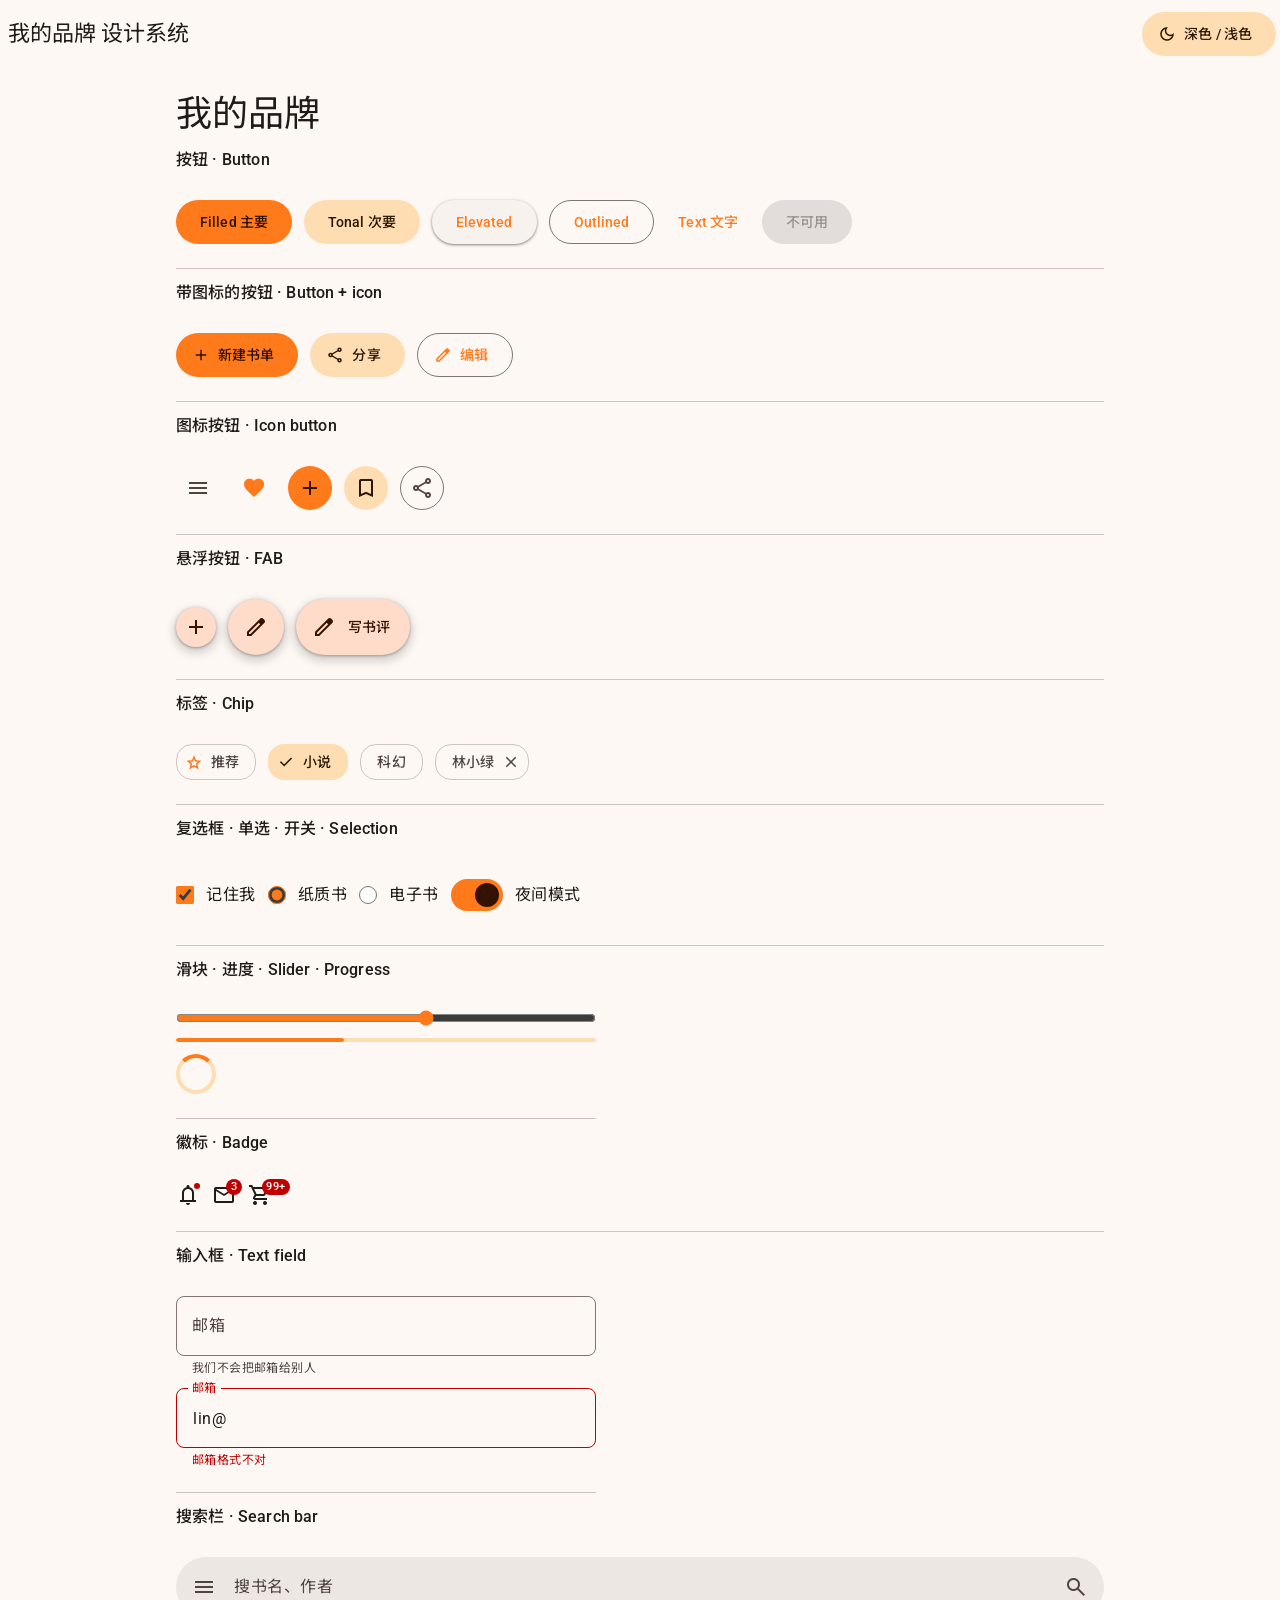
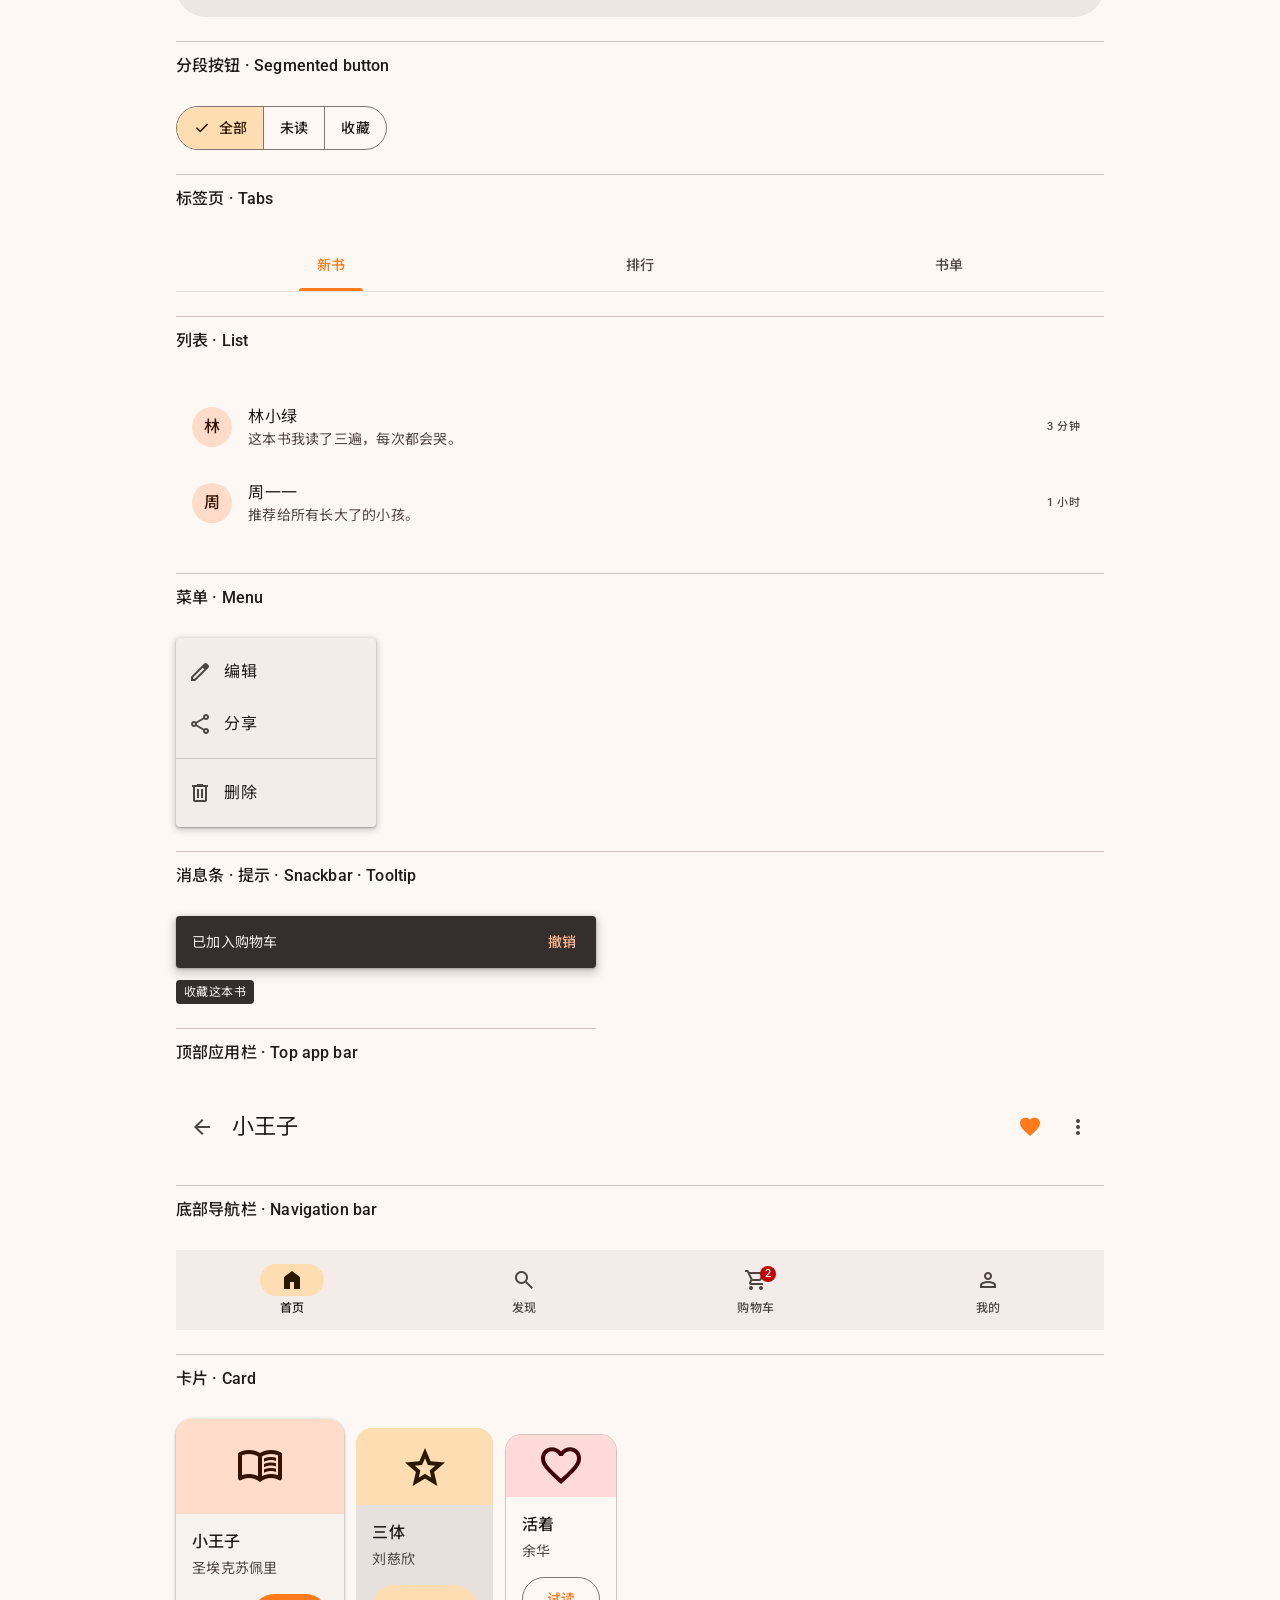
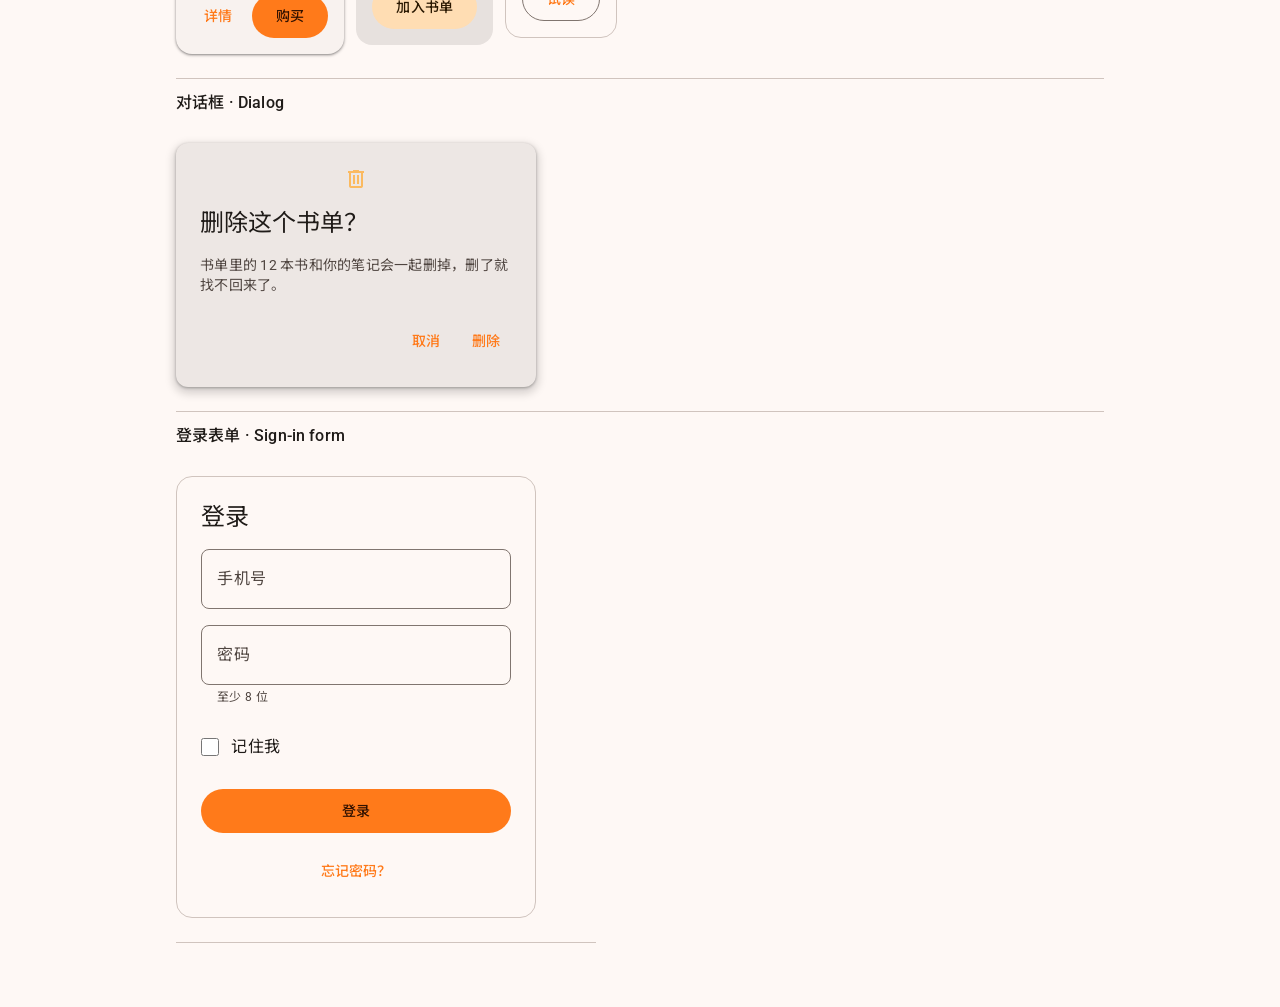
<file: assets/my-design-system/example.html>
<!doctype html>
<html lang="zh-CN">
<head>
<meta charset="utf-8">
<meta name="viewport" content="width=device-width, initial-scale=1">
<title>我的品牌 · 设计系统</title>
<link rel="stylesheet" href="design-system.css">
<style>
  body{margin:0;min-height:100vh;}
  main{max-width:960px;margin:0 auto;padding:24px 16px 64px;display:flex;flex-direction:column;gap:12px;}
  section{display:flex;flex-wrap:wrap;gap:12px;align-items:center;padding:16px 0 24px;border-bottom:1px solid var(--md-sys-color-outline-variant);}
  section.col{flex-direction:column;align-items:stretch;max-width:420px;}
</style>
</head>
<body class="m3">
<header class="m3-topbar"><span class="m3-title-large title">我的品牌 设计系统</span><button class="m3-btn tonal" onclick="document.body.classList.toggle('dark')"><span class="m3-icon">dark_mode</span>深色 / 浅色</button></header>
<main>
<h1 class="m3-display-small">我的品牌</h1>
<h2 class="m3-title-medium">按钮 · Button</h2>
<section>
<button class="m3-btn">Filled 主要</button>
<button class="m3-btn tonal">Tonal 次要</button>
<button class="m3-btn elevated">Elevated</button>
<button class="m3-btn outlined">Outlined</button>
<button class="m3-btn text">Text 文字</button>
<button class="m3-btn" disabled>不可用</button>
</section>
<h2 class="m3-title-medium">带图标的按钮 · Button + icon</h2>
<section>
<button class="m3-btn"><span class="m3-icon">add</span>新建书单</button>
<button class="m3-btn tonal"><span class="m3-icon">share</span>分享</button>
<button class="m3-btn outlined"><span class="m3-icon">edit</span>编辑</button>
</section>
<h2 class="m3-title-medium">图标按钮 · Icon button</h2>
<section>
<button class="m3-icon-btn" aria-label="菜单"><span class="m3-icon">menu</span></button>
<button class="m3-icon-btn on" aria-label="已收藏"><span class="m3-icon">favorite</span></button>
<button class="m3-icon-btn filled" aria-label="添加"><span class="m3-icon">add</span></button>
<button class="m3-icon-btn tonal" aria-label="书签"><span class="m3-icon">bookmark</span></button>
<button class="m3-icon-btn outlined" aria-label="分享"><span class="m3-icon">share</span></button>
</section>
<h2 class="m3-title-medium">悬浮按钮 · FAB</h2>
<section>
<button class="m3-fab small" aria-label="添加"><span class="m3-icon">add</span></button>
<button class="m3-fab" aria-label="写书评"><span class="m3-icon">edit</span></button>
<button class="m3-fab extended"><span class="m3-icon">edit</span>写书评</button>
</section>
<h2 class="m3-title-medium">标签 · Chip</h2>
<section>
<button class="m3-chip"><span class="m3-icon">star</span>推荐</button>
<button class="m3-chip on"><span class="m3-icon">check</span>小说</button>
<button class="m3-chip">科幻</button>
<span class="m3-chip">林小绿<span class="m3-icon end">close</span></span>
</section>
<h2 class="m3-title-medium">复选框 · 单选 · 开关 · Selection</h2>
<section>
<label class="m3-check"><input type="checkbox" checked>记住我</label>
<label class="m3-check"><input type="radio" name="fmt" checked>纸质书</label>
<label class="m3-check"><input type="radio" name="fmt">电子书</label>
<label class="m3-switch"><input type="checkbox" checked><i></i>夜间模式</label>
</section>
<h2 class="m3-title-medium">滑块 · 进度 · Slider · Progress</h2>
<section class="col">
<input class="m3-slider" type="range" value="60" aria-label="字号">
<div class="m3-progress" style="--value:40%"><i></i></div>
<div class="m3-spinner" role="progressbar" aria-label="加载中"></div>
</section>
<h2 class="m3-title-medium">徽标 · Badge</h2>
<section>
<span class="m3-badged"><span class="m3-icon">notifications</span><span class="m3-badge dot"></span></span>
<span class="m3-badged"><span class="m3-icon">mail</span><span class="m3-badge">3</span></span>
<span class="m3-badged"><span class="m3-icon">shopping_cart</span><span class="m3-badge">99+</span></span>
</section>
<h2 class="m3-title-medium">输入框 · Text field</h2>
<section class="col">
<label class="m3-field outlined"><input placeholder=" "><span>邮箱</span><small>我们不会把邮箱给别人</small></label>
<label class="m3-field outlined error"><input placeholder=" " value="lin@"><span>邮箱</span><small>邮箱格式不对</small></label>
</section>
<h2 class="m3-title-medium">搜索栏 · Search bar</h2>
<section>
<div class="m3-search"><span class="m3-icon">menu</span><input placeholder="搜书名、作者" aria-label="搜索"><span class="m3-icon">search</span></div>
</section>
<h2 class="m3-title-medium">分段按钮 · Segmented button</h2>
<section>
<div class="m3-seg"><button class="on"><span class="m3-icon">check</span>全部</button><button><span class="m3-icon">check</span>未读</button><button><span class="m3-icon">check</span>收藏</button></div>
</section>
<h2 class="m3-title-medium">标签页 · Tabs</h2>
<section>
<div class="m3-tabs"><button class="on">新书</button><button>排行</button><button>书单</button></div>
</section>
<h2 class="m3-title-medium">列表 · List</h2>
<section>
<ul class="m3-list">
<li><span class="lead">林</span><div class="txt"><b>林小绿</b><span>这本书我读了三遍，每次都会哭。</span></div><span class="trail">3 分钟</span></li>
<li><span class="lead">周</span><div class="txt"><b>周一一</b><span>推荐给所有长大了的小孩。</span></div><span class="trail">1 小时</span></li>
</ul>
</section>
<h2 class="m3-title-medium">菜单 · Menu</h2>
<section>
<div class="m3-menu"><button><span class="m3-icon">edit</span>编辑</button><button><span class="m3-icon">share</span>分享</button><hr><button><span class="m3-icon">delete</span>删除</button></div>
</section>
<h2 class="m3-title-medium">消息条 · 提示 · Snackbar · Tooltip</h2>
<section class="col">
<div class="m3-snackbar"><span>已加入购物车</span><button class="m3-btn text">撤销</button></div>
<span class="m3-tooltip">收藏这本书</span>
</section>
<h2 class="m3-title-medium">顶部应用栏 · Top app bar</h2>
<section>
<header class="m3-topbar"><button class="m3-icon-btn" aria-label="返回"><span class="m3-icon">arrow_back</span></button><h1 class="m3-title-large title">小王子</h1><button class="m3-icon-btn on" aria-label="收藏"><span class="m3-icon">favorite</span></button><button class="m3-icon-btn" aria-label="更多"><span class="m3-icon">more_vert</span></button></header>
</section>
<h2 class="m3-title-medium">底部导航栏 · Navigation bar</h2>
<section>
<nav class="m3-navbar"><a class="on"><span class="ind"><span class="m3-icon">home</span></span>首页</a><a><span class="ind"><span class="m3-icon">search</span></span>发现</a><a><span class="ind"><span class="m3-icon">shopping_cart</span><span class="m3-badge">2</span></span>购物车</a><a><span class="ind"><span class="m3-icon">person</span></span>我的</a></nav>
</section>
<h2 class="m3-title-medium">卡片 · Card</h2>
<section>
<div class="m3-card elevated"><div class="media"><span class="m3-icon">menu_book</span></div><div class="content"><h3 class="m3-title-medium">小王子</h3><p class="m3-body-medium sub">圣埃克苏佩里</p><div class="actions"><button class="m3-btn text">详情</button><button class="m3-btn">购买</button></div></div></div>
<div class="m3-card filled"><div class="media secondary"><span class="m3-icon">star</span></div><div class="content"><h3 class="m3-title-medium">三体</h3><p class="m3-body-medium sub">刘慈欣</p><div class="actions"><button class="m3-btn tonal">加入书单</button></div></div></div>
<div class="m3-card outlined"><div class="media tertiary"><span class="m3-icon">favorite</span></div><div class="content"><h3 class="m3-title-medium">活着</h3><p class="m3-body-medium sub">余华</p><div class="actions"><button class="m3-btn outlined">试读</button></div></div></div>
</section>
<h2 class="m3-title-medium">对话框 · Dialog</h2>
<section>
<div class="m3-dialog" role="dialog" aria-label="删除书单"><span class="m3-icon">delete</span><h3 class="m3-headline-small">删除这个书单？</h3><p>书单里的 12 本书和你的笔记会一起删掉，删了就找不回来了。</p><div class="actions"><button class="m3-btn text">取消</button><button class="m3-btn text">删除</button></div></div>
</section>
<h2 class="m3-title-medium">登录表单 · Sign-in form</h2>
<section class="col">
<form class="m3-card outlined m3-form"><h3 class="m3-headline-small">登录</h3><label class="m3-field outlined"><input placeholder=" "><span>手机号</span></label><label class="m3-field outlined"><input type="password" placeholder=" "><span>密码</span><small>至少 8 位</small></label><label class="m3-check"><input type="checkbox">记住我</label><button class="m3-btn block" type="button">登录</button><button class="m3-btn text block" type="button">忘记密码？</button></form>
</section>
</main>
</body>
</html>
</file>
<file: assets/my-design-system/design-system.css>
/* 我的品牌 设计系统 · 基于 Google Material Design 3
   由 Feeling Futures「设计系统生成器」生成 · 2026-11-18
   用法：<link rel="stylesheet" href="design-system.css">，然后 <body class="m3">（深色：class="m3 dark"） */
@import url('https://fonts.googleapis.com/css2?family=Roboto:wght@400;500;700;900&family=Noto+Sans+SC:wght@400;500;700;900&display=swap');
@import url('https://fonts.googleapis.com/css2?family=Material+Symbols+Outlined:opsz,wght,FILL,GRAD@24,400,0..1,0&display=block');

/* ── 令牌 Tokens：所有组件只读这里 ── */
.m3{
  /* 颜色角色 · 浅色 */
  --md-sys-color-primary: #ff7a1a;
  --md-sys-color-on-primary: #331200;
  --md-sys-color-primary-container: #ffdbc9;
  --md-sys-color-on-primary-container: #331200;
  --md-sys-color-secondary: #fbba60;
  --md-sys-color-on-secondary: #2a1800;
  --md-sys-color-secondary-container: #ffddb3;
  --md-sys-color-on-secondary-container: #2a1800;
  --md-sys-color-tertiary: #e68484;
  --md-sys-color-on-tertiary: #400009;
  --md-sys-color-tertiary-container: #ffdad9;
  --md-sys-color-on-tertiary-container: #400009;
  --md-sys-color-error: #c00000;
  --md-sys-color-on-error: #ffffff;
  --md-sys-color-error-container: #ffdad4;
  --md-sys-color-on-error-container: #410000;
  --md-sys-color-surface: #fef8f5;
  --md-sys-color-on-surface: #1f1b18;
  --md-sys-color-surface-variant: #ece0d9;
  --md-sys-color-on-surface-variant: #4f4540;
  --md-sys-color-surface-dim: #dfd9d5;
  --md-sys-color-surface-bright: #fef8f5;
  --md-sys-color-surface-container-lowest: #ffffff;
  --md-sys-color-surface-container-low: #f8f2ef;
  --md-sys-color-surface-container: #f3ece9;
  --md-sys-color-surface-container-high: #ede7e4;
  --md-sys-color-surface-container-highest: #e7e1de;
  --md-sys-color-outline: #80756f;
  --md-sys-color-outline-variant: #d0c4be;
  --md-sys-color-inverse-surface: #342f2d;
  --md-sys-color-inverse-on-surface: #f6efec;
  --md-sys-color-inverse-primary: #ffb690;
  --md-sys-color-shadow: #000000;
  --md-sys-color-scrim: #000000;

  /* 字体：品牌字体给标题，正文字体给其它 */
  --md-ref-typeface-brand: 'Roboto','Noto Sans SC',sans-serif;
  --md-ref-typeface-plain: 'Roboto','Noto Sans SC',sans-serif;
  --md-sys-typescale-display-large-font: var(--md-ref-typeface-brand);
  --md-sys-typescale-display-large-size: 57px;
  --md-sys-typescale-display-large-line-height: 64px;
  --md-sys-typescale-display-large-weight: 400;
  --md-sys-typescale-display-large-tracking: -0.25px;
  --md-sys-typescale-display-medium-font: var(--md-ref-typeface-brand);
  --md-sys-typescale-display-medium-size: 45px;
  --md-sys-typescale-display-medium-line-height: 52px;
  --md-sys-typescale-display-medium-weight: 400;
  --md-sys-typescale-display-medium-tracking: 0px;
  --md-sys-typescale-display-small-font: var(--md-ref-typeface-brand);
  --md-sys-typescale-display-small-size: 36px;
  --md-sys-typescale-display-small-line-height: 44px;
  --md-sys-typescale-display-small-weight: 400;
  --md-sys-typescale-display-small-tracking: 0px;
  --md-sys-typescale-headline-large-font: var(--md-ref-typeface-brand);
  --md-sys-typescale-headline-large-size: 32px;
  --md-sys-typescale-headline-large-line-height: 40px;
  --md-sys-typescale-headline-large-weight: 400;
  --md-sys-typescale-headline-large-tracking: 0px;
  --md-sys-typescale-headline-medium-font: var(--md-ref-typeface-brand);
  --md-sys-typescale-headline-medium-size: 28px;
  --md-sys-typescale-headline-medium-line-height: 36px;
  --md-sys-typescale-headline-medium-weight: 400;
  --md-sys-typescale-headline-medium-tracking: 0px;
  --md-sys-typescale-headline-small-font: var(--md-ref-typeface-brand);
  --md-sys-typescale-headline-small-size: 24px;
  --md-sys-typescale-headline-small-line-height: 32px;
  --md-sys-typescale-headline-small-weight: 400;
  --md-sys-typescale-headline-small-tracking: 0px;
  --md-sys-typescale-title-large-font: var(--md-ref-typeface-brand);
  --md-sys-typescale-title-large-size: 22px;
  --md-sys-typescale-title-large-line-height: 28px;
  --md-sys-typescale-title-large-weight: 400;
  --md-sys-typescale-title-large-tracking: 0px;
  --md-sys-typescale-title-medium-font: var(--md-ref-typeface-plain);
  --md-sys-typescale-title-medium-size: 16px;
  --md-sys-typescale-title-medium-line-height: 24px;
  --md-sys-typescale-title-medium-weight: 500;
  --md-sys-typescale-title-medium-tracking: 0.15px;
  --md-sys-typescale-title-small-font: var(--md-ref-typeface-plain);
  --md-sys-typescale-title-small-size: 14px;
  --md-sys-typescale-title-small-line-height: 20px;
  --md-sys-typescale-title-small-weight: 500;
  --md-sys-typescale-title-small-tracking: 0.1px;
  --md-sys-typescale-body-large-font: var(--md-ref-typeface-plain);
  --md-sys-typescale-body-large-size: 16px;
  --md-sys-typescale-body-large-line-height: 24px;
  --md-sys-typescale-body-large-weight: 400;
  --md-sys-typescale-body-large-tracking: 0.5px;
  --md-sys-typescale-body-medium-font: var(--md-ref-typeface-plain);
  --md-sys-typescale-body-medium-size: 14px;
  --md-sys-typescale-body-medium-line-height: 20px;
  --md-sys-typescale-body-medium-weight: 400;
  --md-sys-typescale-body-medium-tracking: 0.25px;
  --md-sys-typescale-body-small-font: var(--md-ref-typeface-plain);
  --md-sys-typescale-body-small-size: 12px;
  --md-sys-typescale-body-small-line-height: 16px;
  --md-sys-typescale-body-small-weight: 400;
  --md-sys-typescale-body-small-tracking: 0.4px;
  --md-sys-typescale-label-large-font: var(--md-ref-typeface-plain);
  --md-sys-typescale-label-large-size: 14px;
  --md-sys-typescale-label-large-line-height: 20px;
  --md-sys-typescale-label-large-weight: 500;
  --md-sys-typescale-label-large-tracking: 0.1px;
  --md-sys-typescale-label-medium-font: var(--md-ref-typeface-plain);
  --md-sys-typescale-label-medium-size: 12px;
  --md-sys-typescale-label-medium-line-height: 16px;
  --md-sys-typescale-label-medium-weight: 500;
  --md-sys-typescale-label-medium-tracking: 0.5px;
  --md-sys-typescale-label-small-font: var(--md-ref-typeface-plain);
  --md-sys-typescale-label-small-size: 11px;
  --md-sys-typescale-label-small-line-height: 16px;
  --md-sys-typescale-label-small-weight: 500;
  --md-sys-typescale-label-small-tracking: 0.5px;

  /* 形状 · 圆角 */
  --md-sys-shape-corner-none: 0px;
  --md-sys-shape-corner-extra-small: 4px;
  --md-sys-shape-corner-small: 8px;
  --md-sys-shape-corner-medium: 12px;
  --md-sys-shape-corner-large: 16px;
  --md-sys-shape-corner-extra-large: 28px;
  --md-sys-shape-corner-full: 9999px;

  /* 阴影 · 高度 */
  --md-sys-elevation-level0: none;
  --md-sys-elevation-level1: 0 1px 2px rgba(0,0,0,.3), 0 1px 3px 1px rgba(0,0,0,.15);
  --md-sys-elevation-level2: 0 1px 2px rgba(0,0,0,.3), 0 2px 6px 2px rgba(0,0,0,.15);
  --md-sys-elevation-level3: 0 1px 3px rgba(0,0,0,.3), 0 4px 8px 3px rgba(0,0,0,.15);
  --md-sys-elevation-level4: 0 2px 3px rgba(0,0,0,.3), 0 6px 10px 4px rgba(0,0,0,.15);
  --md-sys-elevation-level5: 0 4px 4px rgba(0,0,0,.3), 0 8px 12px 6px rgba(0,0,0,.15);

  /* 密度 · 描边 · 交互状态 · 动效 */
  --md-sys-density: 4px;
  --md-sys-outline-width: 1px;
  --md-sys-state-hover-opacity: 0.08;
  --md-sys-state-focus-opacity: 0.1;
  --md-sys-state-pressed-opacity: 0.1;
  --md-sys-motion-duration-short: 100ms;
  --md-sys-motion-duration-medium: 250ms;
  --md-sys-motion-duration-long: 400ms;
  --md-sys-motion-easing-standard: cubic-bezier(.2,0,0,1);
  --md-sys-motion-easing-emphasized: cubic-bezier(.3,0,0,1);

  /* 组件令牌：每个组件用哪一级圆角 */
  --md-comp-button-shape: var(--md-sys-shape-corner-full);
  --md-comp-fab-shape: var(--md-sys-shape-corner-full);
  --md-comp-chip-shape: var(--md-sys-shape-corner-large);
  --md-comp-field-shape: var(--md-sys-shape-corner-small);
  --md-comp-card-shape: var(--md-sys-shape-corner-large);
  --md-comp-dialog-shape: var(--md-sys-shape-corner-medium);
}

/* 深色模式：只换颜色，其它令牌不变。用法 <body class="m3 dark"> */
.m3.dark{
  --md-sys-color-primary: #ffb690;
  --md-sys-color-on-primary: #542200;
  --md-sys-color-primary-container: #773300;
  --md-sys-color-on-primary-container: #ffdbc9;
  --md-sys-color-secondary: #fbba60;
  --md-sys-color-on-secondary: #452b00;
  --md-sys-color-secondary-container: #633f00;
  --md-sys-color-on-secondary-container: #ffddb3;
  --md-sys-color-tertiary: #ffb3b2;
  --md-sys-color-on-tertiary: #640a18;
  --md-sys-color-tertiary-container: #7f282e;
  --md-sys-color-on-tertiary-container: #ffdad9;
  --md-sys-color-error: #ffb4a8;
  --md-sys-color-on-error: #690000;
  --md-sys-color-error-container: #930000;
  --md-sys-color-on-error-container: #ffdad4;
  --md-sys-color-surface: #171210;
  --md-sys-color-on-surface: #e7e1de;
  --md-sys-color-surface-variant: #4f4540;
  --md-sys-color-on-surface-variant: #d0c4be;
  --md-sys-color-surface-dim: #171210;
  --md-sys-color-surface-bright: #3d3836;
  --md-sys-color-surface-container-lowest: #110d0b;
  --md-sys-color-surface-container-low: #1f1b18;
  --md-sys-color-surface-container: #231f1c;
  --md-sys-color-surface-container-high: #2e2927;
  --md-sys-color-surface-container-highest: #393431;
  --md-sys-color-outline: #9a8e89;
  --md-sys-color-outline-variant: #4f4540;
  --md-sys-color-inverse-surface: #e7e1de;
  --md-sys-color-inverse-on-surface: #342f2d;
  --md-sys-color-inverse-primary: #9b4500;
  --md-sys-color-shadow: #000000;
  --md-sys-color-scrim: #000000;
}

/* ════════ 组件 Components ════════ */
/* ── 基础 ── */
.m3{background:var(--md-sys-color-surface);color:var(--md-sys-color-on-surface);font-family:var(--md-sys-typescale-body-medium-font);font-size:var(--md-sys-typescale-body-medium-size);line-height:var(--md-sys-typescale-body-medium-line-height);font-weight:var(--md-sys-typescale-body-medium-weight);letter-spacing:var(--md-sys-typescale-body-medium-tracking);--m3-field-bg:var(--md-sys-color-surface);}
.m3 *,.m3 *::before,.m3 *::after{box-sizing:border-box;}
.m3 :where(button,input,select,textarea){font:inherit;color:inherit;}
.m3 :where(h1,h2,h3,h4,p){margin:0;}
.m3-icon{font-family:"Material Symbols Outlined";font-weight:normal;font-style:normal;font-size:24px;line-height:1;letter-spacing:normal;text-transform:none;display:inline-block;white-space:nowrap;direction:ltr;width:1em;height:1em;overflow:hidden;flex:none;user-select:none;-webkit-font-smoothing:antialiased;font-feature-settings:"liga";font-variation-settings:"FILL" 0,"wght" 400,"GRAD" 0,"opsz" 24;}
.m3-icon.fill{font-variation-settings:"FILL" 1,"wght" 400,"GRAD" 0,"opsz" 24;}

/* ── 交互状态层：悬停变深 8%，按下 10% ── */
.m3-btn,.m3-icon-btn,.m3-fab,.m3-chip,.m3-seg button,.m3-tabs button,.m3-menu button{position:relative;overflow:hidden;cursor:pointer;-webkit-tap-highlight-color:transparent;}
.m3-btn::before,.m3-icon-btn::before,.m3-fab::before,.m3-chip::before,.m3-seg button::before,.m3-tabs button::before,.m3-menu button::before{content:"";position:absolute;inset:0;background:currentColor;opacity:0;pointer-events:none;transition:opacity var(--md-sys-motion-duration-short) var(--md-sys-motion-easing-standard);}
.m3-btn:hover::before,.m3-icon-btn:hover::before,.m3-fab:hover::before,.m3-chip:hover::before,.m3-seg button:hover::before,.m3-tabs button:hover::before,.m3-menu button:hover::before{opacity:var(--md-sys-state-hover-opacity);}
.m3-btn:active::before,.m3-icon-btn:active::before,.m3-fab:active::before,.m3-chip:active::before,.m3-seg button:active::before,.m3-tabs button:active::before,.m3-menu button:active::before{opacity:var(--md-sys-state-pressed-opacity);}
.m3 :focus-visible{outline:2px solid var(--md-sys-color-secondary);outline-offset:2px;}

/* ── 按钮 Button ── */
.m3-btn{display:inline-flex;align-items:center;justify-content:center;gap:8px;height:calc(40px + var(--md-sys-density));padding:0 24px;border:0;border-radius:var(--md-comp-button-shape);background:var(--md-sys-color-primary);color:var(--md-sys-color-on-primary);font-family:var(--md-sys-typescale-label-large-font);font-size:var(--md-sys-typescale-label-large-size);line-height:var(--md-sys-typescale-label-large-line-height);font-weight:var(--md-sys-typescale-label-large-weight);letter-spacing:var(--md-sys-typescale-label-large-tracking);white-space:nowrap;text-decoration:none;transition:box-shadow var(--md-sys-motion-duration-short) var(--md-sys-motion-easing-standard);}
.m3-btn .m3-icon{font-size:18px;margin-left:-8px;}
.m3-btn:hover{box-shadow:var(--md-sys-elevation-level1);}
.m3-btn.tonal{background:var(--md-sys-color-secondary-container);color:var(--md-sys-color-on-secondary-container);}
.m3-btn.elevated{background:var(--md-sys-color-surface-container-low);color:var(--md-sys-color-primary);box-shadow:var(--md-sys-elevation-level1);}
.m3-btn.elevated:hover{box-shadow:var(--md-sys-elevation-level2);}
.m3-btn.outlined{background:transparent;color:var(--md-sys-color-primary);border:var(--md-sys-outline-width) solid var(--md-sys-color-outline);}
.m3-btn.text{background:transparent;color:var(--md-sys-color-primary);padding:0 12px;}
.m3-btn.text .m3-icon{margin-left:-4px;}
.m3-btn.outlined:hover,.m3-btn.text:hover{box-shadow:none;}
.m3-btn.block{width:100%;}
.m3-btn:disabled{background:color-mix(in srgb,var(--md-sys-color-on-surface) 12%,transparent);color:color-mix(in srgb,var(--md-sys-color-on-surface) 38%,transparent);box-shadow:none;cursor:default;}
.m3-btn.outlined:disabled{background:transparent;border-color:color-mix(in srgb,var(--md-sys-color-on-surface) 12%,transparent);}
.m3-btn.text:disabled{background:transparent;}
.m3-btn:disabled::before{display:none;}

/* ── 图标按钮 Icon button ── */
.m3-icon-btn{display:inline-grid;place-items:center;width:calc(40px + var(--md-sys-density));height:calc(40px + var(--md-sys-density));padding:0;border:0;border-radius:var(--md-comp-button-shape);background:transparent;color:var(--md-sys-color-on-surface-variant);}
.m3-icon-btn.filled{background:var(--md-sys-color-primary);color:var(--md-sys-color-on-primary);}
.m3-icon-btn.tonal{background:var(--md-sys-color-secondary-container);color:var(--md-sys-color-on-secondary-container);}
.m3-icon-btn.outlined{border:var(--md-sys-outline-width) solid var(--md-sys-color-outline);}
.m3-icon-btn.on{color:var(--md-sys-color-primary);}
.m3-icon-btn.on .m3-icon{font-variation-settings:"FILL" 1,"wght" 400,"GRAD" 0,"opsz" 24;}

/* ── 悬浮按钮 FAB ── */
.m3-fab{display:inline-flex;align-items:center;justify-content:center;gap:12px;min-width:56px;height:56px;padding:0 16px;border:0;border-radius:var(--md-comp-fab-shape);background:var(--md-sys-color-primary-container);color:var(--md-sys-color-on-primary-container);box-shadow:var(--md-sys-elevation-level3);font-family:var(--md-sys-typescale-label-large-font);font-size:var(--md-sys-typescale-label-large-size);line-height:var(--md-sys-typescale-label-large-line-height);font-weight:var(--md-sys-typescale-label-large-weight);letter-spacing:var(--md-sys-typescale-label-large-tracking);transition:box-shadow var(--md-sys-motion-duration-short) var(--md-sys-motion-easing-standard);}
.m3-fab:hover{box-shadow:var(--md-sys-elevation-level4);}
.m3-fab.extended{padding:0 20px 0 16px;}
.m3-fab.small{min-width:40px;height:40px;padding:0 8px;}

/* ── 标签 Chip ── */
.m3-chip{display:inline-flex;align-items:center;gap:8px;height:calc(32px + var(--md-sys-density));padding:0 16px;border:var(--md-sys-outline-width) solid var(--md-sys-color-outline-variant);border-radius:var(--md-comp-chip-shape);background:transparent;color:var(--md-sys-color-on-surface-variant);font-family:var(--md-sys-typescale-label-large-font);font-size:var(--md-sys-typescale-label-large-size);line-height:var(--md-sys-typescale-label-large-line-height);font-weight:var(--md-sys-typescale-label-large-weight);letter-spacing:var(--md-sys-typescale-label-large-tracking);white-space:nowrap;}
.m3-chip .m3-icon{font-size:18px;margin-left:-8px;color:var(--md-sys-color-primary);}
.m3-chip .m3-icon.end{margin:0 -8px 0 0;color:inherit;}
.m3-chip.on{background:var(--md-sys-color-secondary-container);color:var(--md-sys-color-on-secondary-container);border-color:transparent;}
.m3-chip.on .m3-icon{color:inherit;}

/* ── 复选框 · 单选 · 开关 · 滑块 · 进度 ── */
.m3-check,.m3-switch{display:inline-flex;align-items:center;gap:12px;min-height:calc(48px + var(--md-sys-density));cursor:pointer;color:var(--md-sys-color-on-surface);font-family:var(--md-sys-typescale-body-large-font);font-size:var(--md-sys-typescale-body-large-size);line-height:var(--md-sys-typescale-body-large-line-height);font-weight:var(--md-sys-typescale-body-large-weight);letter-spacing:var(--md-sys-typescale-body-large-tracking);}
.m3-check input{width:18px;height:18px;margin:0;accent-color:var(--md-sys-color-primary);cursor:pointer;}
.m3-switch input{position:absolute;opacity:0;width:1px;height:1px;}
.m3-switch i{position:relative;flex:none;width:52px;height:32px;border:2px solid var(--md-sys-color-outline);border-radius:var(--md-comp-button-shape);background:var(--md-sys-color-surface-container-highest);transition:background var(--md-sys-motion-duration-short) var(--md-sys-motion-easing-standard),border-color var(--md-sys-motion-duration-short) var(--md-sys-motion-easing-standard);}
.m3-switch i::after{content:"";position:absolute;top:50%;left:6px;width:16px;height:16px;border-radius:var(--md-comp-button-shape);background:var(--md-sys-color-outline);transform:translateY(-50%);transition:all var(--md-sys-motion-duration-medium) var(--md-sys-motion-easing-emphasized);}
.m3-switch input:checked+i{background:var(--md-sys-color-primary);border-color:var(--md-sys-color-primary);}
.m3-switch input:checked+i::after{left:22px;width:24px;height:24px;background:var(--md-sys-color-on-primary);}
.m3-switch input:focus-visible+i{outline:2px solid var(--md-sys-color-secondary);outline-offset:2px;}
input.m3-slider{width:100%;margin:0;accent-color:var(--md-sys-color-primary);}
.m3-progress{width:100%;height:4px;border-radius:999px;background:var(--md-sys-color-secondary-container);overflow:hidden;}
.m3-progress i{display:block;width:var(--value,40%);height:100%;border-radius:inherit;background:var(--md-sys-color-primary);}
.m3-spinner{width:40px;height:40px;flex:none;border-radius:50%;border:4px solid var(--md-sys-color-secondary-container);border-top-color:var(--md-sys-color-primary);animation:m3-spin 1s linear infinite;}
@keyframes m3-spin{to{transform:rotate(360deg);}}

/* ── 徽标 Badge ── */
.m3-badged{position:relative;display:inline-flex;}
.m3-badge{position:absolute;top:-4px;left:calc(100% - 10px);min-width:16px;height:16px;padding:0 4px;border-radius:999px;background:var(--md-sys-color-error);color:var(--md-sys-color-on-error);font-family:var(--md-sys-typescale-label-small-font);font-size:var(--md-sys-typescale-label-small-size);line-height:var(--md-sys-typescale-label-small-line-height);font-weight:var(--md-sys-typescale-label-small-weight);letter-spacing:var(--md-sys-typescale-label-small-tracking);line-height:16px;text-align:center;}
.m3-badge.dot{min-width:6px;width:6px;height:6px;padding:0;top:0;left:calc(100% - 6px);}

/* ── 输入框 Text field：outlined 线框 / filled 填充 ── */
.m3-field{position:relative;display:block;width:100%;}
.m3-field input{display:block;width:100%;height:calc(56px + var(--md-sys-density));padding:0 16px;border:var(--md-sys-outline-width) solid var(--md-sys-color-outline);border-radius:var(--md-comp-field-shape);background:transparent;color:var(--md-sys-color-on-surface);font-family:var(--md-sys-typescale-body-large-font);font-size:var(--md-sys-typescale-body-large-size);line-height:var(--md-sys-typescale-body-large-line-height);font-weight:var(--md-sys-typescale-body-large-weight);letter-spacing:var(--md-sys-typescale-body-large-tracking);outline:none;transition:border-color var(--md-sys-motion-duration-short) var(--md-sys-motion-easing-standard);}
.m3-field input:focus{border-color:var(--md-sys-color-primary);box-shadow:inset 0 0 0 1px var(--md-sys-color-primary);}
.m3-field > span{position:absolute;left:12px;top:calc((56px + var(--md-sys-density)) / 2);transform:translateY(-50%);padding:0 4px;background:var(--m3-field-bg);color:var(--md-sys-color-on-surface-variant);font-family:var(--md-sys-typescale-body-large-font);font-size:var(--md-sys-typescale-body-large-size);line-height:var(--md-sys-typescale-body-large-line-height);font-weight:var(--md-sys-typescale-body-large-weight);letter-spacing:var(--md-sys-typescale-body-large-tracking);pointer-events:none;transition:all var(--md-sys-motion-duration-short) var(--md-sys-motion-easing-standard);}
.m3-field input:focus+span,.m3-field input:not(:placeholder-shown)+span{top:0;font-family:var(--md-sys-typescale-body-small-font);font-size:var(--md-sys-typescale-body-small-size);line-height:var(--md-sys-typescale-body-small-line-height);font-weight:var(--md-sys-typescale-body-small-weight);letter-spacing:var(--md-sys-typescale-body-small-tracking);}
.m3-field input:focus+span{color:var(--md-sys-color-primary);}
.m3-field small{display:block;padding:4px 16px 0;color:var(--md-sys-color-on-surface-variant);font-family:var(--md-sys-typescale-body-small-font);font-size:var(--md-sys-typescale-body-small-size);line-height:var(--md-sys-typescale-body-small-line-height);font-weight:var(--md-sys-typescale-body-small-weight);letter-spacing:var(--md-sys-typescale-body-small-tracking);}
.m3-field.filled input{border:0;border-bottom:1px solid var(--md-sys-color-on-surface-variant);border-radius:var(--md-comp-field-shape) var(--md-comp-field-shape) 0 0;background:var(--md-sys-color-surface-container-highest);padding:18px 16px 0;}
.m3-field.filled input:focus{box-shadow:inset 0 -2px 0 var(--md-sys-color-primary);}
.m3-field.filled > span{left:16px;padding:0;background:none;}
.m3-field.filled input:focus+span,.m3-field.filled input:not(:placeholder-shown)+span{top:calc(14px + var(--md-sys-density) / 4);}
.m3-field.error input{border-color:var(--md-sys-color-error);}
.m3-field.error input:focus{box-shadow:inset 0 0 0 1px var(--md-sys-color-error);}
.m3-field.filled.error input:focus{box-shadow:inset 0 -2px 0 var(--md-sys-color-error);}
.m3-field.error > span,.m3-field.error small,.m3-field.error input:focus+span{color:var(--md-sys-color-error);}

/* ── 搜索栏 Search ── */
.m3-search{display:flex;align-items:center;gap:16px;width:100%;height:calc(56px + var(--md-sys-density));padding:0 16px;border-radius:var(--md-comp-button-shape);background:var(--md-sys-color-surface-container-high);color:var(--md-sys-color-on-surface-variant);}
.m3-search input{flex:1;min-width:0;border:0;background:none;outline:none;color:var(--md-sys-color-on-surface);font-family:var(--md-sys-typescale-body-large-font);font-size:var(--md-sys-typescale-body-large-size);line-height:var(--md-sys-typescale-body-large-line-height);font-weight:var(--md-sys-typescale-body-large-weight);letter-spacing:var(--md-sys-typescale-body-large-tracking);}
.m3-search input::placeholder{color:var(--md-sys-color-on-surface-variant);}

/* ── 分段按钮 Segmented button ── */
.m3-seg{display:inline-flex;border:var(--md-sys-outline-width) solid var(--md-sys-color-outline);border-radius:var(--md-comp-button-shape);overflow:hidden;}
.m3-seg button{display:inline-flex;align-items:center;gap:8px;height:calc(38px + var(--md-sys-density));padding:0 16px;border:0;background:transparent;color:var(--md-sys-color-on-surface);font-family:var(--md-sys-typescale-label-large-font);font-size:var(--md-sys-typescale-label-large-size);line-height:var(--md-sys-typescale-label-large-line-height);font-weight:var(--md-sys-typescale-label-large-weight);letter-spacing:var(--md-sys-typescale-label-large-tracking);}
.m3-seg button+button{border-left:var(--md-sys-outline-width) solid var(--md-sys-color-outline);}
.m3-seg button.on{background:var(--md-sys-color-secondary-container);color:var(--md-sys-color-on-secondary-container);}
.m3-seg button .m3-icon{display:none;font-size:18px;}
.m3-seg button.on .m3-icon{display:inline-block;}

/* ── 标签页 Tabs ── */
.m3-tabs{display:flex;width:100%;border-bottom:1px solid var(--md-sys-color-surface-container-highest);}
.m3-tabs button{flex:1;height:calc(48px + var(--md-sys-density));padding:0 16px;border:0;background:none;color:var(--md-sys-color-on-surface-variant);font-family:var(--md-sys-typescale-title-small-font);font-size:var(--md-sys-typescale-title-small-size);line-height:var(--md-sys-typescale-title-small-line-height);font-weight:var(--md-sys-typescale-title-small-weight);letter-spacing:var(--md-sys-typescale-title-small-tracking);}
.m3-tabs button.on{color:var(--md-sys-color-primary);}
.m3-tabs button.on::after{content:"";position:absolute;left:50%;bottom:0;width:min(70%,64px);height:3px;border-radius:3px 3px 0 0;background:var(--md-sys-color-primary);transform:translateX(-50%);}

/* ── 列表 List ── */
.m3-list{list-style:none;margin:0;padding:8px 0;width:100%;}
.m3-list li{display:flex;align-items:center;gap:16px;min-height:calc(72px + var(--md-sys-density));padding:8px 24px 8px 16px;}
.m3-list .lead{width:40px;height:40px;flex:none;border-radius:50%;display:grid;place-items:center;background:var(--md-sys-color-primary-container);color:var(--md-sys-color-on-primary-container);font-family:var(--md-sys-typescale-title-medium-font);font-size:var(--md-sys-typescale-title-medium-size);line-height:var(--md-sys-typescale-title-medium-line-height);font-weight:var(--md-sys-typescale-title-medium-weight);letter-spacing:var(--md-sys-typescale-title-medium-tracking);}
.m3-list .txt{flex:1;min-width:0;}
.m3-list .txt b{display:block;color:var(--md-sys-color-on-surface);font-family:var(--md-sys-typescale-body-large-font);font-size:var(--md-sys-typescale-body-large-size);line-height:var(--md-sys-typescale-body-large-line-height);font-weight:var(--md-sys-typescale-body-large-weight);letter-spacing:var(--md-sys-typescale-body-large-tracking);}
.m3-list .txt span{display:block;color:var(--md-sys-color-on-surface-variant);font-family:var(--md-sys-typescale-body-medium-font);font-size:var(--md-sys-typescale-body-medium-size);line-height:var(--md-sys-typescale-body-medium-line-height);font-weight:var(--md-sys-typescale-body-medium-weight);letter-spacing:var(--md-sys-typescale-body-medium-tracking);white-space:nowrap;overflow:hidden;text-overflow:ellipsis;}
.m3-list .trail{color:var(--md-sys-color-on-surface-variant);font-family:var(--md-sys-typescale-label-small-font);font-size:var(--md-sys-typescale-label-small-size);line-height:var(--md-sys-typescale-label-small-line-height);font-weight:var(--md-sys-typescale-label-small-weight);letter-spacing:var(--md-sys-typescale-label-small-tracking);}

/* ── 菜单 Menu · 消息条 Snackbar · 提示 Tooltip ── */
.m3-menu{display:flex;flex-direction:column;min-width:200px;padding:8px 0;border-radius:var(--md-sys-shape-corner-extra-small);background:var(--md-sys-color-surface-container);box-shadow:var(--md-sys-elevation-level2);}
.m3-menu button{display:flex;align-items:center;gap:12px;height:calc(48px + var(--md-sys-density));padding:0 12px;border:0;background:none;color:var(--md-sys-color-on-surface);text-align:left;font-family:var(--md-sys-typescale-body-large-font);font-size:var(--md-sys-typescale-body-large-size);line-height:var(--md-sys-typescale-body-large-line-height);font-weight:var(--md-sys-typescale-body-large-weight);letter-spacing:var(--md-sys-typescale-body-large-tracking);}
.m3-menu .m3-icon{color:var(--md-sys-color-on-surface-variant);}
.m3-menu hr{border:0;border-top:1px solid var(--md-sys-color-outline-variant);margin:8px 0;}
.m3-snackbar{display:flex;align-items:center;gap:12px;min-height:48px;padding:4px 8px 4px 16px;border-radius:var(--md-sys-shape-corner-extra-small);background:var(--md-sys-color-inverse-surface);color:var(--md-sys-color-inverse-on-surface);box-shadow:var(--md-sys-elevation-level3);font-family:var(--md-sys-typescale-body-medium-font);font-size:var(--md-sys-typescale-body-medium-size);line-height:var(--md-sys-typescale-body-medium-line-height);font-weight:var(--md-sys-typescale-body-medium-weight);letter-spacing:var(--md-sys-typescale-body-medium-tracking);}
.m3-snackbar > span{flex:1;}
.m3-snackbar .m3-btn.text{color:var(--md-sys-color-inverse-primary);}
.m3-tooltip{display:inline-block;align-self:flex-start;padding:4px 8px;border-radius:var(--md-sys-shape-corner-extra-small);background:var(--md-sys-color-inverse-surface);color:var(--md-sys-color-inverse-on-surface);font-family:var(--md-sys-typescale-body-small-font);font-size:var(--md-sys-typescale-body-small-size);line-height:var(--md-sys-typescale-body-small-line-height);font-weight:var(--md-sys-typescale-body-small-weight);letter-spacing:var(--md-sys-typescale-body-small-tracking);}

/* ── 卡片 Card：elevated 浮起 / filled 填充 / outlined 线框 ── */
.m3-card{display:flex;flex-direction:column;min-width:0;border-radius:var(--md-comp-card-shape);overflow:hidden;color:var(--md-sys-color-on-surface);}
.m3-card.elevated{background:var(--md-sys-color-surface-container-low);box-shadow:var(--md-sys-elevation-level1);}
.m3-card.filled{background:var(--md-sys-color-surface-container-highest);}
.m3-card.outlined{background:var(--md-sys-color-surface);border:var(--md-sys-outline-width) solid var(--md-sys-color-outline-variant);}
.m3-card .media{aspect-ratio:16/9;display:grid;place-items:center;background:var(--md-sys-color-primary-container);color:var(--md-sys-color-on-primary-container);}
.m3-card .media.secondary{background:var(--md-sys-color-secondary-container);color:var(--md-sys-color-on-secondary-container);}
.m3-card .media.tertiary{background:var(--md-sys-color-tertiary-container);color:var(--md-sys-color-on-tertiary-container);}
.m3-card .media .m3-icon{font-size:48px;}
.m3-card .content{display:flex;flex-direction:column;gap:4px;padding:16px;}
.m3-card .sub{color:var(--md-sys-color-on-surface-variant);}
.m3-card .actions{display:flex;justify-content:flex-end;flex-wrap:wrap;gap:8px;margin-top:12px;}
.m3-form{display:flex;flex-direction:column;gap:16px;width:100%;max-width:360px;padding:24px;}

/* ── 对话框 Dialog ── */
.m3-dialog{--m3-field-bg:var(--md-sys-color-surface-container-high);display:flex;flex-direction:column;gap:16px;width:100%;max-width:360px;padding:24px;border-radius:var(--md-comp-dialog-shape);background:var(--md-sys-color-surface-container-high);color:var(--md-sys-color-on-surface);box-shadow:var(--md-sys-elevation-level3);}
.m3-dialog > .m3-icon{align-self:center;color:var(--md-sys-color-secondary);}
.m3-dialog p{color:var(--md-sys-color-on-surface-variant);font-family:var(--md-sys-typescale-body-medium-font);font-size:var(--md-sys-typescale-body-medium-size);line-height:var(--md-sys-typescale-body-medium-line-height);font-weight:var(--md-sys-typescale-body-medium-weight);letter-spacing:var(--md-sys-typescale-body-medium-tracking);}
.m3-dialog .actions{display:flex;justify-content:flex-end;gap:8px;margin-top:8px;}

/* ── 顶部应用栏 Top app bar · 底部导航栏 Navigation bar ── */
.m3-topbar{display:flex;align-items:center;gap:4px;width:100%;height:calc(64px + var(--md-sys-density));padding:0 4px;background:var(--md-sys-color-surface);color:var(--md-sys-color-on-surface);}
.m3-topbar .title{flex:1;min-width:0;padding:0 4px;white-space:nowrap;overflow:hidden;text-overflow:ellipsis;}
.m3-navbar{display:flex;width:100%;height:80px;background:var(--md-sys-color-surface-container);}
.m3-navbar a{flex:1;display:flex;flex-direction:column;align-items:center;justify-content:center;gap:4px;color:var(--md-sys-color-on-surface-variant);text-decoration:none;cursor:pointer;font-family:var(--md-sys-typescale-label-medium-font);font-size:var(--md-sys-typescale-label-medium-size);line-height:var(--md-sys-typescale-label-medium-line-height);font-weight:var(--md-sys-typescale-label-medium-weight);letter-spacing:var(--md-sys-typescale-label-medium-tracking);}
.m3-navbar .ind{position:relative;display:grid;place-items:center;width:64px;height:32px;border-radius:var(--md-comp-button-shape);transition:background var(--md-sys-motion-duration-short) var(--md-sys-motion-easing-standard);}
.m3-navbar a:hover .ind{background:color-mix(in srgb,var(--md-sys-color-on-surface) 8%,transparent);}
.m3-navbar a.on{color:var(--md-sys-color-on-surface);}
.m3-navbar a.on .ind{background:var(--md-sys-color-secondary-container);color:var(--md-sys-color-on-secondary-container);}
.m3-navbar a.on .m3-icon{font-variation-settings:"FILL" 1,"wght" 400,"GRAD" 0,"opsz" 24;}
.m3-navbar .m3-badge{top:2px;left:calc(50% + 4px);}

/* ── 文字：15 个字体角色 ── */
.m3-display-large{font-family:var(--md-sys-typescale-display-large-font);font-size:var(--md-sys-typescale-display-large-size);line-height:var(--md-sys-typescale-display-large-line-height);font-weight:var(--md-sys-typescale-display-large-weight);letter-spacing:var(--md-sys-typescale-display-large-tracking);}
.m3-display-medium{font-family:var(--md-sys-typescale-display-medium-font);font-size:var(--md-sys-typescale-display-medium-size);line-height:var(--md-sys-typescale-display-medium-line-height);font-weight:var(--md-sys-typescale-display-medium-weight);letter-spacing:var(--md-sys-typescale-display-medium-tracking);}
.m3-display-small{font-family:var(--md-sys-typescale-display-small-font);font-size:var(--md-sys-typescale-display-small-size);line-height:var(--md-sys-typescale-display-small-line-height);font-weight:var(--md-sys-typescale-display-small-weight);letter-spacing:var(--md-sys-typescale-display-small-tracking);}
.m3-headline-large{font-family:var(--md-sys-typescale-headline-large-font);font-size:var(--md-sys-typescale-headline-large-size);line-height:var(--md-sys-typescale-headline-large-line-height);font-weight:var(--md-sys-typescale-headline-large-weight);letter-spacing:var(--md-sys-typescale-headline-large-tracking);}
.m3-headline-medium{font-family:var(--md-sys-typescale-headline-medium-font);font-size:var(--md-sys-typescale-headline-medium-size);line-height:var(--md-sys-typescale-headline-medium-line-height);font-weight:var(--md-sys-typescale-headline-medium-weight);letter-spacing:var(--md-sys-typescale-headline-medium-tracking);}
.m3-headline-small{font-family:var(--md-sys-typescale-headline-small-font);font-size:var(--md-sys-typescale-headline-small-size);line-height:var(--md-sys-typescale-headline-small-line-height);font-weight:var(--md-sys-typescale-headline-small-weight);letter-spacing:var(--md-sys-typescale-headline-small-tracking);}
.m3-title-large{font-family:var(--md-sys-typescale-title-large-font);font-size:var(--md-sys-typescale-title-large-size);line-height:var(--md-sys-typescale-title-large-line-height);font-weight:var(--md-sys-typescale-title-large-weight);letter-spacing:var(--md-sys-typescale-title-large-tracking);}
.m3-title-medium{font-family:var(--md-sys-typescale-title-medium-font);font-size:var(--md-sys-typescale-title-medium-size);line-height:var(--md-sys-typescale-title-medium-line-height);font-weight:var(--md-sys-typescale-title-medium-weight);letter-spacing:var(--md-sys-typescale-title-medium-tracking);}
.m3-title-small{font-family:var(--md-sys-typescale-title-small-font);font-size:var(--md-sys-typescale-title-small-size);line-height:var(--md-sys-typescale-title-small-line-height);font-weight:var(--md-sys-typescale-title-small-weight);letter-spacing:var(--md-sys-typescale-title-small-tracking);}
.m3-body-large{font-family:var(--md-sys-typescale-body-large-font);font-size:var(--md-sys-typescale-body-large-size);line-height:var(--md-sys-typescale-body-large-line-height);font-weight:var(--md-sys-typescale-body-large-weight);letter-spacing:var(--md-sys-typescale-body-large-tracking);}
.m3-body-medium{font-family:var(--md-sys-typescale-body-medium-font);font-size:var(--md-sys-typescale-body-medium-size);line-height:var(--md-sys-typescale-body-medium-line-height);font-weight:var(--md-sys-typescale-body-medium-weight);letter-spacing:var(--md-sys-typescale-body-medium-tracking);}
.m3-body-small{font-family:var(--md-sys-typescale-body-small-font);font-size:var(--md-sys-typescale-body-small-size);line-height:var(--md-sys-typescale-body-small-line-height);font-weight:var(--md-sys-typescale-body-small-weight);letter-spacing:var(--md-sys-typescale-body-small-tracking);}
.m3-label-large{font-family:var(--md-sys-typescale-label-large-font);font-size:var(--md-sys-typescale-label-large-size);line-height:var(--md-sys-typescale-label-large-line-height);font-weight:var(--md-sys-typescale-label-large-weight);letter-spacing:var(--md-sys-typescale-label-large-tracking);}
.m3-label-medium{font-family:var(--md-sys-typescale-label-medium-font);font-size:var(--md-sys-typescale-label-medium-size);line-height:var(--md-sys-typescale-label-medium-line-height);font-weight:var(--md-sys-typescale-label-medium-weight);letter-spacing:var(--md-sys-typescale-label-medium-tracking);}
.m3-label-small{font-family:var(--md-sys-typescale-label-small-font);font-size:var(--md-sys-typescale-label-small-size);line-height:var(--md-sys-typescale-label-small-line-height);font-weight:var(--md-sys-typescale-label-small-weight);letter-spacing:var(--md-sys-typescale-label-small-tracking);}
</file>
